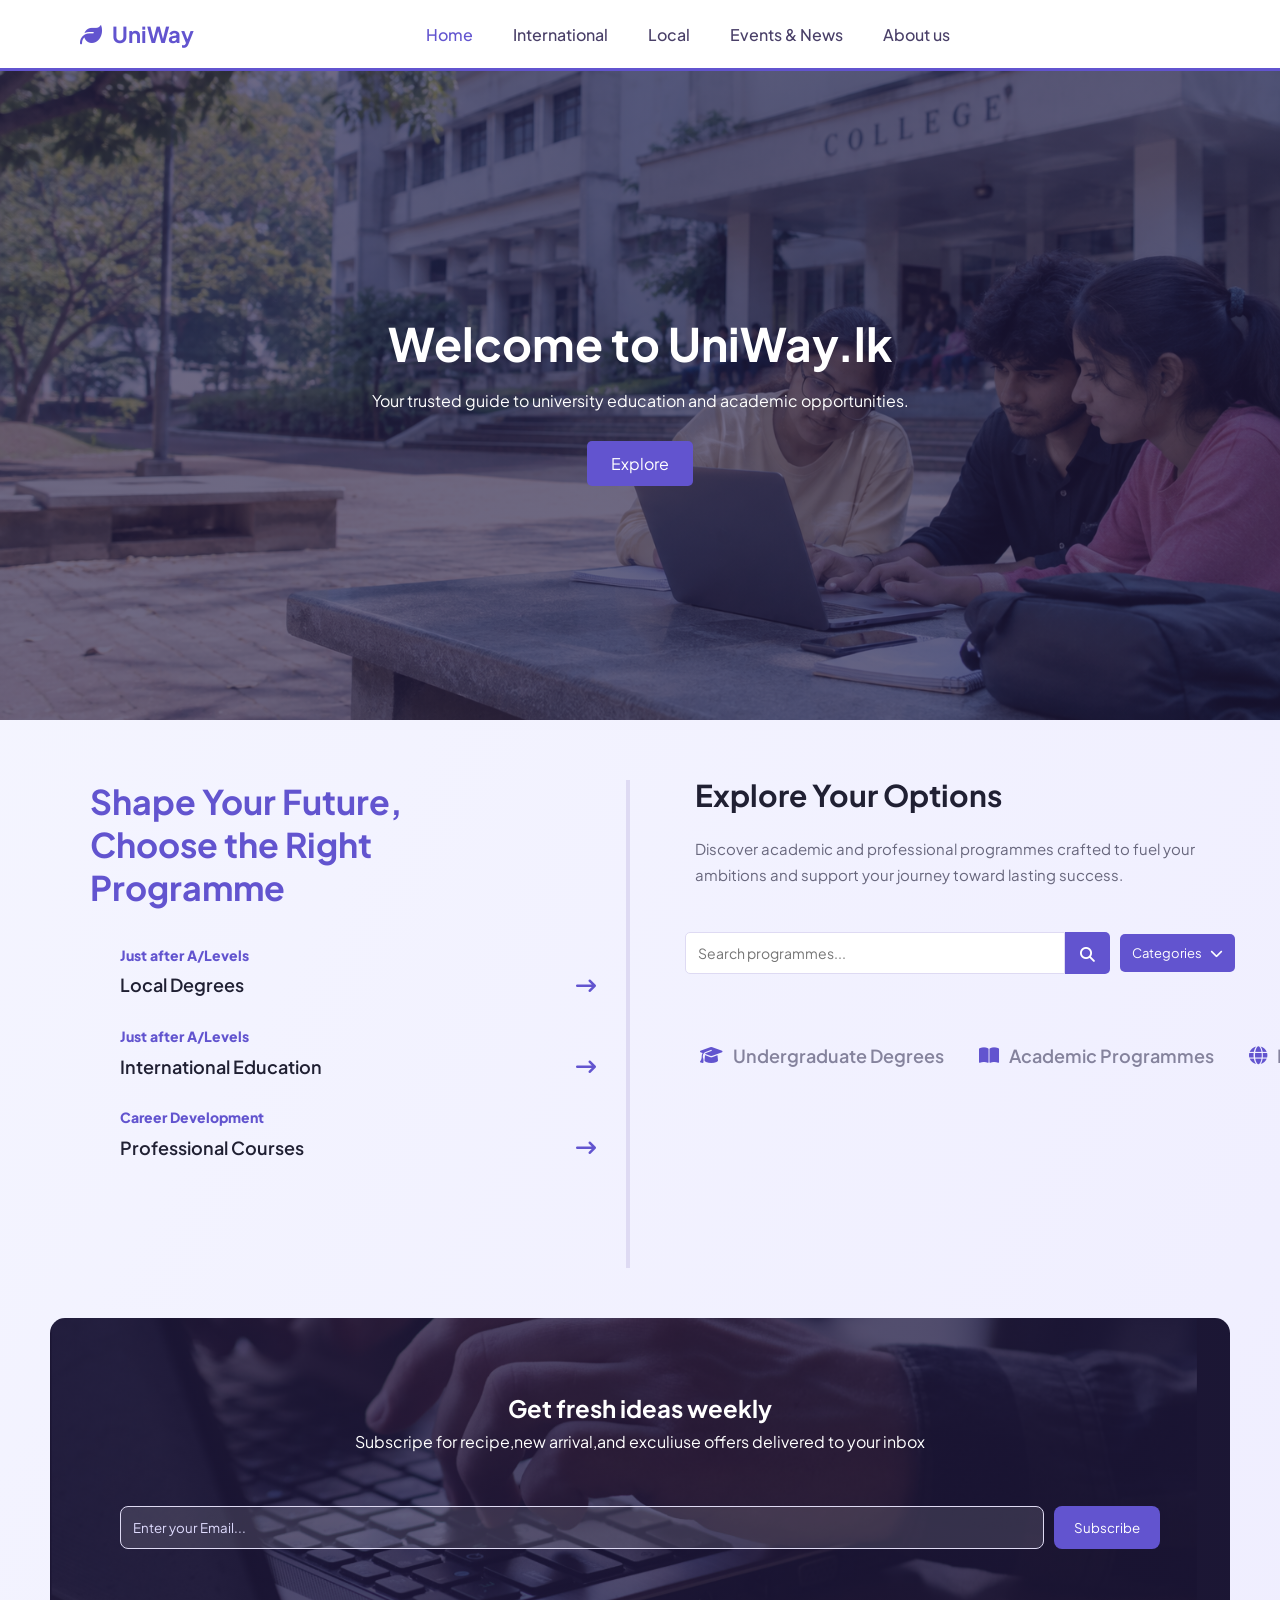
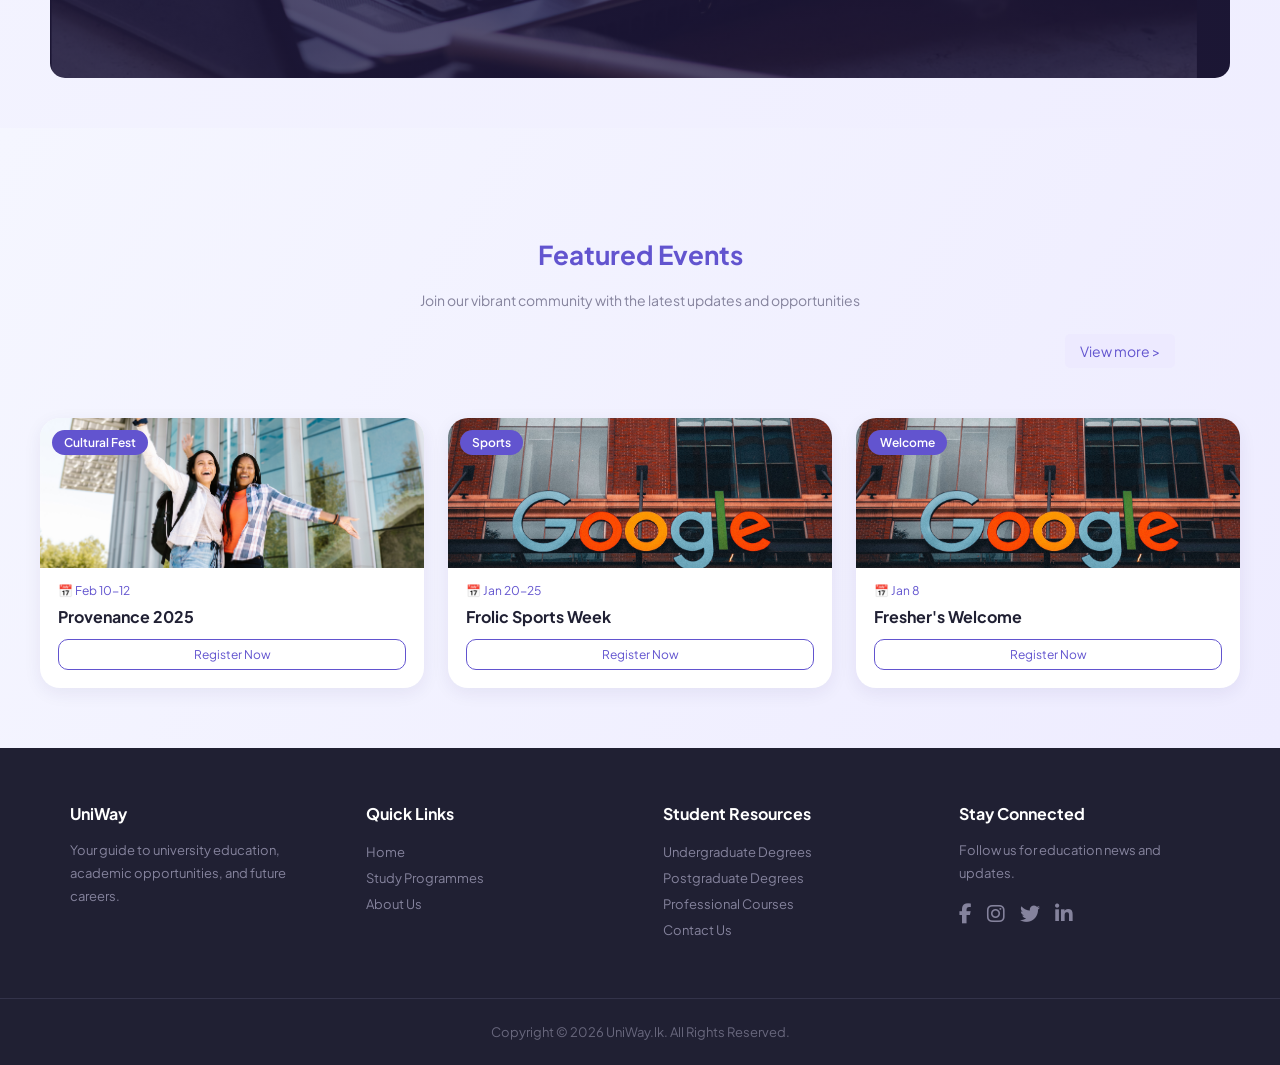
<file: index.html>
<!doctype html>
<html lang="en">
  <head>
    <meta charset="UTF-8" />
    <meta name="viewport" content="width=device-width, initial-scale=1.0" />

    <title>UniWay.lk</title>

    <link rel="stylesheet" href="frontend/src/css/style.css" />

    <link
      rel="stylesheet"
      href="https://cdnjs.cloudflare.com/ajax/libs/font-awesome/6.5.1/css/all.min.css"
    />
  </head>

  <body>
    <!-- HERO SECTION -->
    <section class="hero">
      <!-- NAVBAR -->

      <nav class="navbar">
        <div class="logo"><i class="fa-solid fa-leaf"></i> UniWay</div>

        <ul class="nav-links" id="myTopnav">
          <li><a href="index.html" class="active">Home</a></li>
          <li><a href="#">International</a></li>
          <li><a href="frontend/src/link/local.html">Local</a></li>
          <li><a href="frontend/src/link/event.html">Events & News</a></li>
          <li><a href="frontend/src/link/about.html">About us</a></li>
        </ul>

        <div class="nav-icons">
          <i class="fa-solid fa-search"></i>
        </div>

        <button
          class="menu-icon"
          type="button"
          onclick="toggleMenu()"
          aria-label="Toggle navigation"
        >
          <i class="fa-solid fa-bars"></i>
        </button>
      </nav>

      <div class="hero-content">
        <h1>Welcome to UniWay.lk</h1>

        <p>
          Your trusted guide to university education and academic opportunities.
        </p>

        <a href="#features" class="explor-btn">Explore</a>
      </div>
    </section>

    <!-- FEATURES SECTION -->
    <section class="features" id="features">
      <div class="row">
        <!-- LEFT COLUMN -->
        <div class="column">
          <div class="column-desc">
            <h1>
              Shape Your Future,<br />
              Choose the Right<br />
              Programme
            </h1>

            <div class="feature">
              <span>Just after A/Levels</span>

              <div class="line-content">
                <h3>Local Degrees</h3>
                <i class="fa-solid fa-arrow-right-long"></i>
              </div>

              <span>Just after A/Levels</span>

              <div class="line-content">
                <h3>International Education</h3>
                <i class="fa-solid fa-arrow-right-long"></i>
              </div>

              <span>Career Development</span>

              <div class="line-content">
                <h3>Professional Courses</h3>
                <i class="fa-solid fa-arrow-right-long"></i>
              </div>
            </div>
          </div>
        </div>

        <!-- RIGHT COLUMN -->
        <div class="column">
          <div class="right-desc">
            <h1>Explore Your Options</h1>

            <p>
              Discover academic and professional programmes crafted to fuel your
              ambitions and support your journey toward lasting success.
            </p>
          </div>

          <!-- SEARCH BAR AND DROPDOWN -->
          <div class="search-tools">
            <div class="search-container">
              <input
                type="text"
                id="searchInput"
                placeholder="Search programmes..."
                aria-label="Search programmes"
              />

              <button type="button" id="searchButton" aria-label="Search">
                <i class="fa-solid fa-magnifying-glass"></i>
              </button>
            </div>

            <div class="dropdown">
              <button
                class="dropbtn"
                id="dropdownButton"
                type="button"
                aria-expanded="false"
                aria-controls="myDropdown"
              >
                Categories
                <i class="fa-solid fa-chevron-down"></i>
              </button>

              <div class="dropdown-content" id="myDropdown">
                <a href="#" data-category="Undergraduate"> Undergraduate </a>

                <a href="#" data-category="Postgraduate"> Postgraduate </a>

                <a href="#" data-category="Professional">
                  Professional Courses
                </a>
              </div>
            </div>
          </div>

          <!-- SCROLLING ANIMATION -->
          <div class="marquee">
            <div class="marquee-track">
              <div class="marquee-group">
                <div class="item">
                  <i class="fa-solid fa-graduation-cap"></i>
                  Undergraduate Degrees
                </div>

                <div class="item">
                  <i class="fa-solid fa-book-open"></i>
                  Academic Programmes
                </div>

                <div class="item">
                  <i class="fa-solid fa-globe"></i>
                  International Education
                </div>

                <div class="item">
                  <i class="fa-solid fa-laptop"></i>
                  Professional Courses
                </div>
              </div>

              <!-- DUPLICATE FOR SEAMLESS ANIMATION -->
              <div class="marquee-group" aria-hidden="true">
                <div class="item">
                  <i class="fa-solid fa-graduation-cap"></i>
                  Undergraduate Degrees
                </div>

                <div class="item">
                  <i class="fa-solid fa-book-open"></i>
                  Academic Programmes
                </div>

                <div class="item">
                  <i class="fa-solid fa-globe"></i>
                  International Education
                </div>

                <div class="item">
                  <i class="fa-solid fa-laptop"></i>
                  Professional Courses
                </div>
              </div>
            </div>
          </div>
        </div>
      </div>
    </section>

    <!-- ABOUT -->
    <section class="about-section">
      <div class="about-container"></div>
    </section>

    <!-- CONTACT -->
    <section class="cta-section">
      <div class="cta-container">
        <div class="container" >
          <h2><b>Get fresh ideas weekly</b></h2>
          <p>
            Subscripe for recipe,new arrival,and exculiuse offers delivered to
            your inbox
          </p>
          <div class="cta-search-container">
            <input type="text" id="Email" placeholder="Enter your Email..." />
            <button class="subscribe">Subscribe</button>
          </div>
        </div>
      </div>
    </section>

    <section class="featured-events">
      <div class="event-container">
        <h2>Featured Events</h2>
        <span
          >Join our vibrant community with the latest updates and
          opportunities</span
        >
        <button
          class="view-more"
          onclick="window.location.href = 'frontend/src/link/event.html'"
        >
          View more >
        </button>
      </div>

      <div class="events-container">
        <!-- Event 1 -->
        <div class="event-card">
          <div class="event-image">
            <img src="frontend/asset/images/1.jpg" alt="Cultural Festival" />
            <span class="event-category">Cultural Fest</span>
          </div>

          <div class="event-details">
            <p class="event-date">📅 Feb 10-12</p>
            <h3>Provenance 2025</h3>
            <a href="#" class="register-btn">Register Now</a>
          </div>
        </div>

        <!-- Event 2 -->
        <div class="event-card">
          <div class="event-image">
            <img src="frontend/asset/images/2.jpg" alt="Sports Event" />
            <span class="event-category">Sports</span>
          </div>

          <div class="event-details">
            <p class="event-date">📅 Jan 20-25</p>
            <h3>Frolic Sports Week</h3>
            <a href="#" class="register-btn">Register Now</a>
          </div>
        </div>

        <!-- Event 3 -->
        <div class="event-card">
          <div class="event-image">
            <img src="frontend/asset/images/2.jpg" alt="Freshers Welcome" />
            <span class="event-category">Welcome</span>
          </div>

          <div class="event-details">
            <p class="event-date">📅 Jan 8</p>
            <h3>Fresher's Welcome</h3>
            <a href="#" class="register-btn">Register Now</a>
          </div>
        </div>
      </div>
    </section>

    <!-- FOOTER -->
    <footer>
      <div class="footer">
        <div class="footer-about">
          <h2>UniWay</h2>

          <p>
            Your guide to university education, academic opportunities, and
            future careers.
          </p>
        </div>

        <div>
          <h2>Quick Links</h2>

          <ul>
            <li><a href="#">Home</a></li>
            <li><a href="#">Study Programmes</a></li>
            <li><a href="#">About Us</a></li>
          </ul>
        </div>

        <div>
          <h2>Student Resources</h2>

          <ul>
            <li><a href="#">Undergraduate Degrees</a></li>
            <li><a href="#">Postgraduate Degrees</a></li>
            <li><a href="#">Professional Courses</a></li>
            <li><a href="#">Contact Us</a></li>
          </ul>
        </div>

        <div>
          <h2>Stay Connected</h2>

          <p>Follow us for education news and updates.</p>

          <div class="social-icons">
            <a href="#" aria-label="Facebook">
              <i class="fab fa-facebook-f"></i>
            </a>

            <a href="#" aria-label="Instagram">
              <i class="fab fa-instagram"></i>
            </a>

            <a href="#" aria-label="Twitter">
              <i class="fab fa-twitter"></i>
            </a>

            <a href="#" aria-label="LinkedIn">
              <i class="fab fa-linkedin-in"></i>
            </a>
          </div>
        </div>
      </div>

      <div class="footer-bottom">
        Copyright &copy; 2026 UniWay.lk. All Rights Reserved.
      </div>
    </footer>

    <script src="frontend/src/js/script.js"></script>
  </body>
</html>
</file>
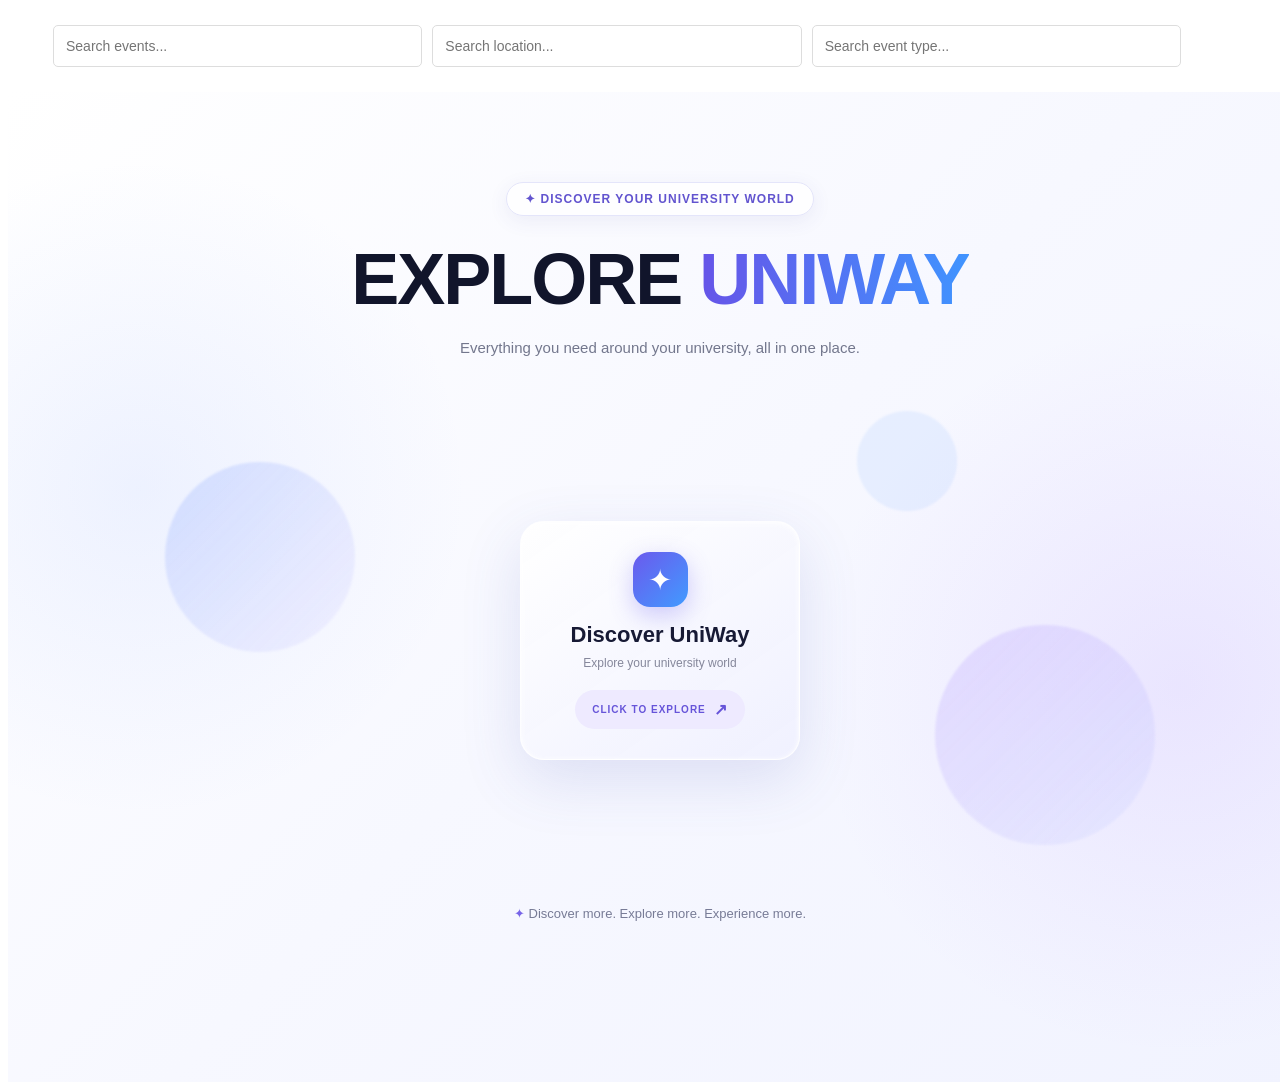
<file: prototype/preview.html>
<!DOCTYPE html>
<html>
<head>
    <meta charset="utf-8">
    <meta name="viewport" content="width=device-width, initial-scale=1">
    <title></title>
</head>
<style>
/* =================================
   UNIWAY EXPLORE SECTION
================================= */

.uniway-explore {
    position: relative;
    width: 100%;
    min-height: 850px;
    padding: 90px 20px 50px;
    overflow: hidden;

    background:
        radial-gradient(
            circle at 10% 40%,
            rgba(112, 151, 255, 0.10),
            transparent 25%
        ),
        radial-gradient(
            circle at 90% 60%,
            rgba(161, 111, 255, 0.12),
            transparent 28%
        ),
        linear-gradient(
            135deg,
            #ffffff,
            #f7f8ff,
            #f1f3ff
        );

    font-family: 'Poppins', sans-serif;
}

/* Heading */

.explore-heading {
    position: relative;
    z-index: 5;
    text-align: center;
    margin-bottom: 25px;
}

.explore-tag {
    display: inline-block;
    padding: 9px 18px;
    border-radius: 30px;

    background: rgba(255, 255, 255, 0.85);
    border: 1px solid #e4e5fa;

    color: #6254cf;
    font-size: 12px;
    font-weight: 700;
    letter-spacing: 1px;

    box-shadow: 0 5px 20px rgba(70, 70, 150, 0.08);
}

.explore-heading h2 {
    margin: 22px 0 10px;

    font-size: clamp(38px, 6vw, 72px);
    font-weight: 900;
    letter-spacing: -2px;

    color: #11152b;
}

.explore-heading h2 span {
    background: linear-gradient(
        90deg,
        #6654e8,
        #4094ff
    );

    -webkit-background-clip: text;
    background-clip: text;
    color: transparent;
}

.explore-heading p {
    color: #73778d;
    font-size: 15px;
    line-height: 1.7;
}

/* =================================
   INTERACTIVE STAGE
================================= */

.explore-stage {
    position: relative;

    width: 100%;
    max-width: 1100px;
    height: 510px;

    margin: 0 auto;

    display: flex;
    align-items: center;
    justify-content: center;
}

/* Background glowing circles */

.glow {
    position: absolute;
    border-radius: 50%;
    filter: blur(1px);
    pointer-events: none;
}

.glow-one {
    width: 190px;
    height: 190px;

    left: 5%;
    top: 15%;

    background: linear-gradient(
        135deg,
        rgba(78, 126, 255, 0.18),
        rgba(139, 93, 255, 0.05)
    );
}

.glow-two {
    width: 220px;
    height: 220px;

    right: 5%;
    bottom: 10%;

    background: linear-gradient(
        135deg,
        rgba(145, 99, 255, 0.17),
        rgba(70, 143, 255, 0.05)
    );
}

.glow-three {
    width: 100px;
    height: 100px;

    right: 23%;
    top: 5%;

    background: rgba(91, 157, 255, 0.10);
}

/* =================================
   CENTRAL RECTANGLE
================================= */

.explore-center {
    position: relative;
    z-index: 10;

    width: 280px;
    min-height: 220px;

    padding: 30px 20px;

    border: 1px solid rgba(255, 255, 255, 0.9);
    border-radius: 24px;

    background: linear-gradient(
        145deg,
        rgba(255, 255, 255, 0.97),
        rgba(239, 240, 255, 0.95)
    );

    box-shadow:
        0 20px 60px rgba(77, 84, 180, 0.15),
        inset 0 1px 5px white;

    cursor: pointer;
    font-family: inherit;
    text-align: center;

    transition:
        transform 0.35s ease,
        box-shadow 0.35s ease;
}

.explore-center:hover {
    transform: translateY(-7px);

    box-shadow:
        0 25px 70px rgba(92, 77, 210, 0.24);
}

.center-symbol {
    width: 55px;
    height: 55px;

    margin: 0 auto 15px;

    display: flex;
    align-items: center;
    justify-content: center;

    border-radius: 17px;

    background: linear-gradient(
        135deg,
        #6b59ed,
        #419bff
    );

    color: white;
    font-size: 29px;

    box-shadow: 0 8px 25px rgba(103, 91, 238, 0.3);
}

.explore-center h3 {
    margin: 0 0 8px;
    font-size: 22px;
    color: #171a35;
}

.explore-center p {
    margin: 0 0 20px;
    font-size: 12px;
    color: #85879b;
}

.center-action {
    display: inline-flex;
    align-items: center;
    gap: 8px;

    padding: 10px 17px;
    border-radius: 30px;

    background: #eeeaff;
    color: #6654d9;

    font-size: 10px;
    font-weight: 800;
    letter-spacing: 1px;
}

.arrow {
    font-size: 16px;
}

/* =================================
   FEATURE CARDS
================================= */

.feature-card {
    position: absolute;
    z-index: 4;

    width: 225px;
    min-height: 135px;

    padding: 18px;

    text-decoration: none;
    color: #20233e;

    background: rgba(255, 255, 255, 0.88);

    border: 1px solid rgba(255, 255, 255, 0.95);
    border-radius: 17px;

    box-shadow: 0 12px 35px rgba(63, 76, 155, 0.10);

    backdrop-filter: blur(15px);
    -webkit-backdrop-filter: blur(15px);

    opacity: 0;
    visibility: hidden;

    transform: scale(0.5) translateY(30px);

    pointer-events: none;

    transition:
        opacity 0.45s ease,
        transform 0.55s cubic-bezier(.2,.8,.2,1),
        visibility 0.45s;
}

.feature-card:hover {
    transform: translateY(-8px) scale(1.04) !important;

    box-shadow: 0 18px 40px rgba(84, 74, 194, 0.20);

    border-color: #c9c4ff;
}

.feature-icon {
    width: 38px;
    height: 38px;

    display: flex;
    align-items: center;
    justify-content: center;

    border-radius: 11px;

    background: #f0eeff;

    font-size: 21px;
}

.feature-card h3 {
    font-size: 14px;
    margin: 10px 0 5px;
    font-weight: 700;
}

.feature-card p {
    font-size: 11px;
    line-height: 1.5;
    margin: 0;
    color: #85879b;
}

/* Feature card positions */

.card-one {
    top: 5%;
    left: 7%;
}

.card-two {
    top: 2%;
    left: 50%;
    margin-left: -112px;
}

.card-three {
    top: 5%;
    right: 7%;
}

.card-four {
    bottom: 5%;
    left: 7%;
}

.card-five {
    bottom: 2%;
    left: 50%;
    margin-left: -112px;
}

.card-six {
    bottom: 5%;
    right: 7%;
}

/* =================================
   OPEN ANIMATION
================================= */

.explore-stage.active .feature-card {
    opacity: 1;
    visibility: visible;
    transform: scale(1) translateY(0);
    pointer-events: auto;
}

.explore-stage.active .card-one {
    transition-delay: 0.05s;
}

.explore-stage.active .card-two {
    transition-delay: 0.12s;
}

.explore-stage.active .card-three {
    transition-delay: 0.19s;
}

.explore-stage.active .card-four {
    transition-delay: 0.26s;
}

.explore-stage.active .card-five {
    transition-delay: 0.33s;
}

.explore-stage.active .card-six {
    transition-delay: 0.40s;
}

.explore-stage.active .explore-center {
    transform: scale(0.92);
}

/* Footer */

.explore-footer {
    text-align: center;
    margin-top: 10px;

    color: #777b96;
    font-size: 13px;
}

.explore-footer span {
    color: #7764e8;
}

/* =================================
   MOBILE RESPONSIVENESS
================================= */

@media (max-width: 768px) {

    .uniway-explore {
        padding: 65px 15px 40px;
        min-height: auto;
    }

    .explore-heading h2 {
        font-size: 42px;
    }

    .explore-heading p {
        font-size: 13px;
    }

    .explore-stage {
        height: auto;
        min-height: 280px;

        display: flex;
        flex-direction: column;

        gap: 15px;
        padding: 20px 0;
    }

    .explore-center {
        width: min(280px, 100%);
        min-height: 210px;
        flex-shrink: 0;
    }

    .feature-card {
        position: relative;

        top: auto;
        left: auto;
        right: auto;
        bottom: auto;

        margin: 0;

        width: 100%;
        max-width: 340px;
        min-height: 110px;

        display: block;

        transform: translateY(20px) scale(0.95);
    }

    .explore-stage.active .feature-card {
        transform: translateY(0) scale(1);
    }

    .explore-stage.active .explore-center {
        transform: scale(1);
    }

    .glow {
        opacity: 0.5;
    }

    .explore-footer {
        font-size: 11px;
        padding-top: 15px;
    }
}

@media (max-width: 768px) {
    .explore-center {
        order: -1;
    }

    .feature-card {
        order: 1;
    }
}
/* =============================
   SEARCH SECTION
============================= */
.search-section {
    margin-top: 50px;
    position: relative;
    z-index: 2;
    margin: 25px 45px;
}

.search-content {
    display: flex;
    align-items: stretch;
    gap: 10px;
    width: 100%;
}

.search-content input[type="text"] {
    flex: 1;
    min-width: 0;
    padding: 12px;
    font-size: 14px;
    border: 1px solid #ddd;
    border-radius: 5px;
    outline: none;
    background: var(--white-clr);
}

.search-content input[type="text"]:focus {
    border-color: var(--purple-clr);
}

.search-content button {
    flex-shrink: 0;
    padding: 12px 18px;
    background: var(--purple-clr);
    color:  var(--white-clr);
    border: none;
    border-radius: 5px;
    cursor: pointer;
}

</style>
<body>
    <!-- SEARCH SECTION -->
    <section class="search-section">
      <div class="search-content">
        <input type="text" id="searchBtn" placeholder="Search events..." />

        <input type="text" id="searchBtn" placeholder="Search location..." />

        <input type="text" id="searchBtn" placeholder="Search event type..." />

        <button type="button" id="searchBtn">
          <i class="fa-solid fa-search"></i>
        </button>
      </div>
    </section>

<section class="uniway-explore" id="explore">

    <div class="explore-heading">
        <span class="explore-tag">✦ DISCOVER YOUR UNIVERSITY WORLD</span>

        <h2>
            EXPLORE <span>UNIWAY</span>
        </h2>

        <p>
            Everything you need around your university,
            all in one place.
        </p>
    </div>

    <div class="explore-stage" id="exploreStage">

        <!-- Background decorations -->
        <div class="glow glow-one"></div>
        <div class="glow glow-two"></div>
        <div class="glow glow-three"></div>

        <!-- Feature cards -->

        <a href="boarding.html" class="feature-card card-one">
            <div class="feature-icon">🏠</div>
            <h3>Boarding & Accommodation</h3>
            <p>Find student rooms and affordable places to stay.</p>
        </a>

        <a href="food.html" class="feature-card card-two">
            <div class="feature-icon">🍔</div>
            <h3>Food & Restaurants</h3>
            <p>Discover affordable meals and restaurants.</p>
        </a>

        <a href="transport.html" class="feature-card card-three">
            <div class="feature-icon">🚌</div>
            <h3>Transport & Routes</h3>
            <p>Explore buses, routes and travel options.</p>
        </a>

        <a href="shops.html" class="feature-card card-four">
            <div class="feature-icon">🛍️</div>
            <h3>Shops & Essentials</h3>
            <p>Find shops and everyday necessities.</p>
        </a>

        <a href="maps.html" class="feature-card card-five">
            <div class="feature-icon">📍</div>
            <h3>Maps & Navigation</h3>
            <p>Locate important places around campus.</p>
        </a>

        <a href="university-life.html" class="feature-card card-six">
            <div class="feature-icon">🎓</div>
            <h3>University Life</h3>
            <p>Discover facilities and student services.</p>
        </a>

        <!-- Central clickable rectangle -->

        <button class="explore-center" id="exploreToggle"
                type="button"
                aria-expanded="false"
                aria-controls="exploreStage">

            <div class="center-symbol">✦</div>

            <h3>Discover UniWay</h3>

            <p>Explore your university world</p>

            <span class="center-action">
                CLICK TO EXPLORE
                <span class="arrow">↗</span>
            </span>

        </button>

    </div>

    <div class="explore-footer">
        <span>✦</span>
        Discover more. Explore more. Experience more.
    </div>

</section>
<script>
// =================================
// UNIWAY EXPLORE INTERACTION
// =================================

const exploreToggle = document.getElementById("exploreToggle");

const exploreStage = document.getElementById("exploreStage");

// Click central rectangle to show/hide feature cards

exploreToggle.addEventListener("click", function () {

    // Toggle active class
    exploreStage.classList.toggle("active");

    // Check whether section is open
    const isOpen = exploreStage.classList.contains("active");

    // Update accessibility state
    exploreToggle.setAttribute("aria-expanded", isOpen);

    // Update button text
    if (isOpen) {

        exploreToggle.querySelector("h3").textContent =
            "Explore UniWay";

        exploreToggle.querySelector(".center-action").innerHTML =
            'CLICK TO CLOSE <span class="arrow">↙</span>';

    } else {

        exploreToggle.querySelector("h3").textContent =
            "Discover UniWay";

        exploreToggle.querySelector(".center-action").innerHTML =
            'CLICK TO EXPLORE <span class="arrow">↗</span>';

    }

});    
</script>
</body>
</html>
</file>
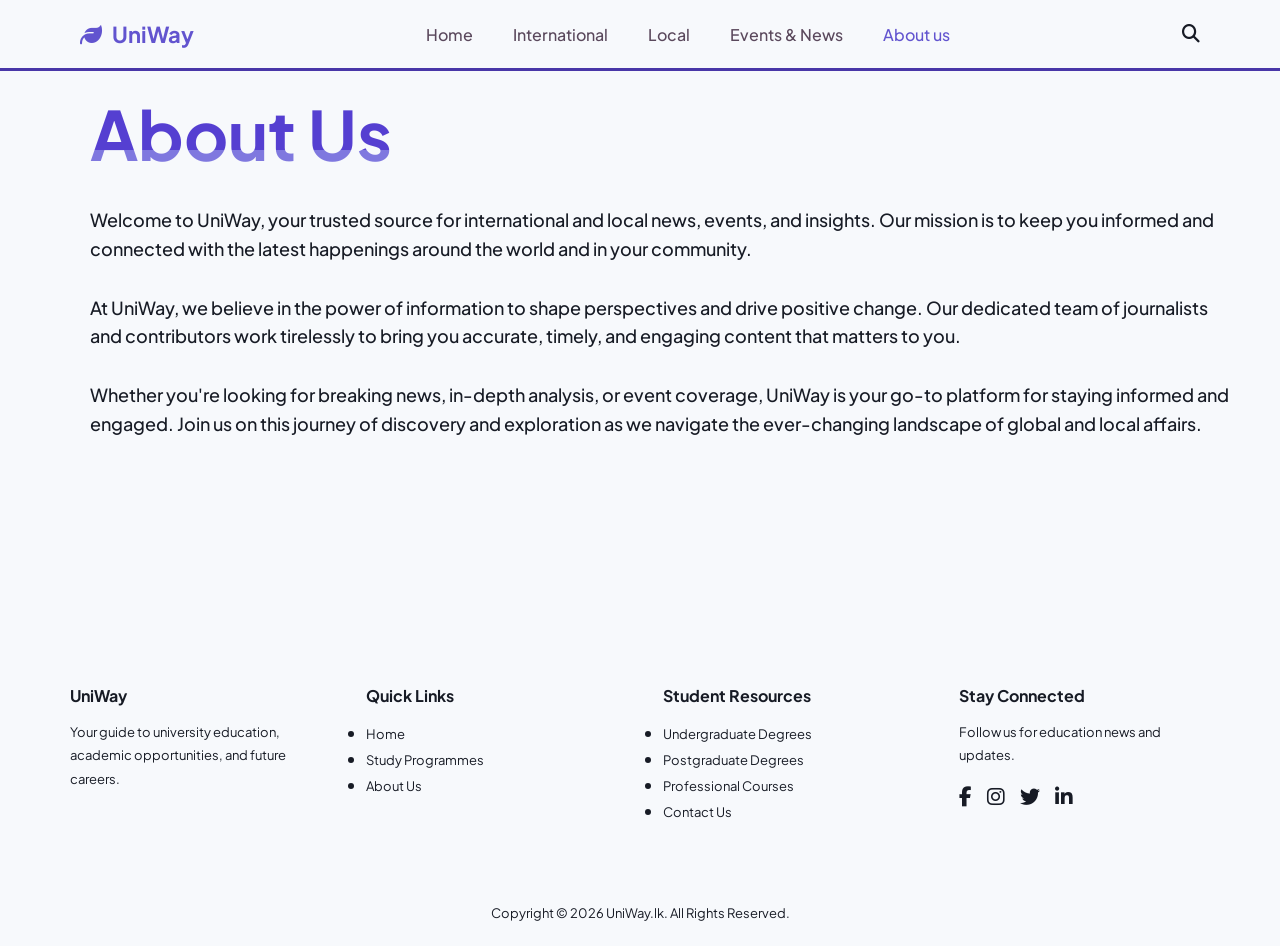
<file: frontend/src/link/about.html>
<!doctype html>
<html lang="en">
  <head>
    <meta charset="UTF-8" />
    <meta name="viewport" content="width=device-width, initial-scale=1.0" />
    <title>UniWay | Events</title>

    <link rel="preconnect" href="https://fonts.googleapis.com" />
    <link rel="preconnect" href="https://fonts.gstatic.com" crossorigin />

    <link
      href="https://fonts.googleapis.com/css2?family=Plus+Jakarta+Sans:wght@400;500;600;700;800&display=swap"
      rel="stylesheet"
    />

    <link rel="stylesheet" href="../../src/css/style-03.css" />

    <link
      rel="stylesheet"
      href="https://cdnjs.cloudflare.com/ajax/libs/font-awesome/6.5.1/css/all.min.css"
    />
  </head>

  <body>
    <!-- NAVBAR -->
    <nav class="navbar">
      <div class="logo"><i class="fa-solid fa-leaf"></i> UniWay</div>

      <ul class="nav-links" id="myTopnav">
        <li><a href="../../../index.html">Home</a></li>
        <li><a href="#">International</a></li>
        <li><a href="local.html">Local</a></li>
        <li><a href="event.html">Events & News</a></li>
        <li><a href="about.html" class="active">About us</a></li>
      </ul>

      <div class="nav-icons">
        <i class="fa-solid fa-search"></i>
      </div>

      <button
        class="menu-icon"
        type="button"
        onclick="toggleMenu()"
        aria-label="Toggle navigation"
      >
        <i class="fa-solid fa-bars"></i>
      </button>
    </nav>

    <section class="about-section">
      <div class="container">
        <h1>About Us</h1>
        <p>
          Welcome to UniWay, your trusted source for international and local
          news, events, and insights. Our mission is to keep you informed and
          connected with the latest happenings around the world and in your
          community.
        </p>
        <p>
          At UniWay, we believe in the power of information to shape
          perspectives and drive positive change. Our dedicated team of
          journalists and contributors work tirelessly to bring you accurate,
          timely, and engaging content that matters to you.
        </p>
        <p>
          Whether you're looking for breaking news, in-depth analysis, or event
          coverage, UniWay is your go-to platform for staying informed and
          engaged. Join us on this journey of discovery and exploration as we
          navigate the ever-changing landscape of global and local affairs.
        </p>
      </div>
    </section>

    <!-- FOOTER -->
    <footer>
      <div class="footer">
        <div class="footer-about">
          <h2>UniWay</h2>

          <p>
            Your guide to university education, academic opportunities, and
            future careers.
          </p>
        </div>

        <div>
          <h2>Quick Links</h2>

          <ul>
            <li><a href="#">Home</a></li>
            <li><a href="#">Study Programmes</a></li>
            <li><a href="#">About Us</a></li>
          </ul>
        </div>

        <div>
          <h2>Student Resources</h2>

          <ul>
            <li><a href="#">Undergraduate Degrees</a></li>
            <li><a href="#">Postgraduate Degrees</a></li>
            <li><a href="#">Professional Courses</a></li>
            <li><a href="#">Contact Us</a></li>
          </ul>
        </div>

        <div>
          <h2>Stay Connected</h2>

          <p>Follow us for education news and updates.</p>

          <div class="social-icons">
            <a href="#" aria-label="Facebook">
              <i class="fab fa-facebook-f"></i>
            </a>

            <a href="#" aria-label="Instagram">
              <i class="fab fa-instagram"></i>
            </a>

            <a href="#" aria-label="Twitter">
              <i class="fab fa-twitter"></i>
            </a>

            <a href="#" aria-label="LinkedIn">
              <i class="fab fa-linkedin-in"></i>
            </a>
          </div>
        </div>
      </div>

      <div class="footer-bottom">
        Copyright &copy; 2026 UniWay.lk. All Rights Reserved.
      </div>
    </footer>
  </body>
</html>
</file>
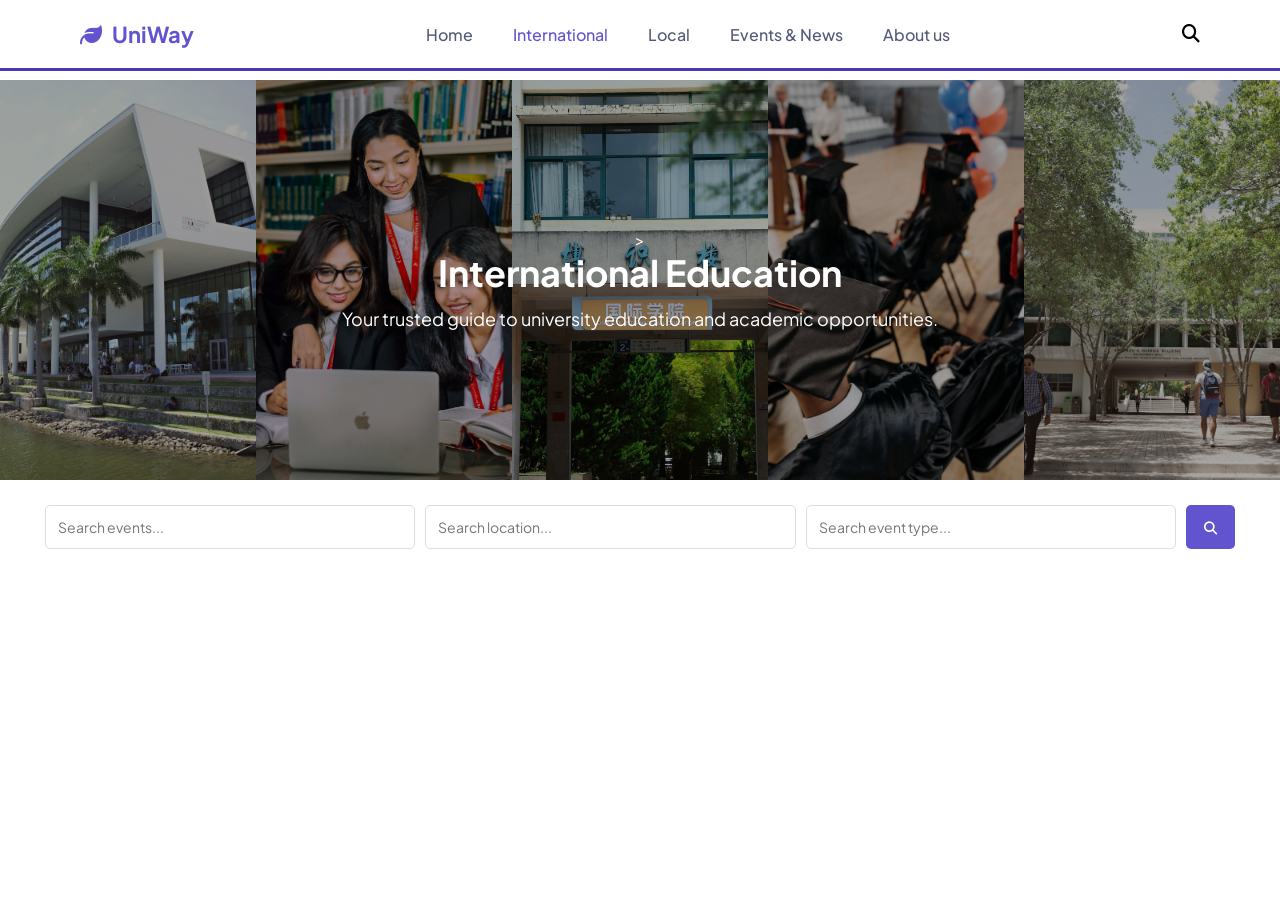
<file: frontend/src/link/international.html>
<!DOCTYPE html>
<html lang="en">
<head>
    <meta charset="UTF-8">
    <meta name="viewport" content="width=device-width, initial-scale=1.0">

    <title>UniWay.lk</title>

    <link rel="stylesheet" href="../../src/css/style-01.css">

    <link rel="stylesheet"
        href="https://cdnjs.cloudflare.com/ajax/libs/font-awesome/6.5.1/css/all.min.css">
</head>

<body>

    <!-- NAVBAR -->
    <nav class="navbar">

        <div class="logo">
            <i class="fa-solid fa-leaf"></i> UniWay
        </div>

        <ul class="nav-links" id="myTopnav">
            <li><a href="../../../index.html">Home</a></li>
            <li><a href="international.html" class="active">International</a></li>
            <li><a href="local.html">Local</a></li>
            <li><a href="event.html" >Events & News</a></li>
            <li><a href="#">About us</a></li>
        </ul>

        <div class="nav-icons">
            <i class="fa-solid fa-search"></i>
        </div>

        <button class="menu-icon"
                type="button"
                onclick="toggleMenu()"
                aria-label="Toggle navigation">
            <i class="fa-solid fa-bars"></i>
        </button>

    </nav>

    <!-- HERO SECTION -->

    <section class="event-hero">

        <div class="image-gallery">
            <img  class="img6">
            <img  class="img7">
            <img class="img8">
            <img class="img9">
            <img class="img10">
            
        </div>

        <div class="hero-container">
            <div class="hero-text">                                                       >
                <h1>International Education</h1>
                <p>
                    Your trusted guide to university education
                    and academic opportunities.
                </p>
            </div>
        </div>
    
        
    </section>
    
    <!-- SEARCH SECTION -->
    <section class="search-section">

        <div class="search-content">

            <input type="text" id="searchBtn"
                   placeholder="Search events...">

            <input type="text" id="searchBtn"
                   placeholder="Search location...">

            <input type="text" id="searchBtn"
                   placeholder="Search event type...">

            <button type="button" id="searchBtn">
                <i class="fa-solid fa-search"></i>
            </button>

        </div>
    </section>


    <script src="../js/script.js"></script>
</body>
</html>
</file>
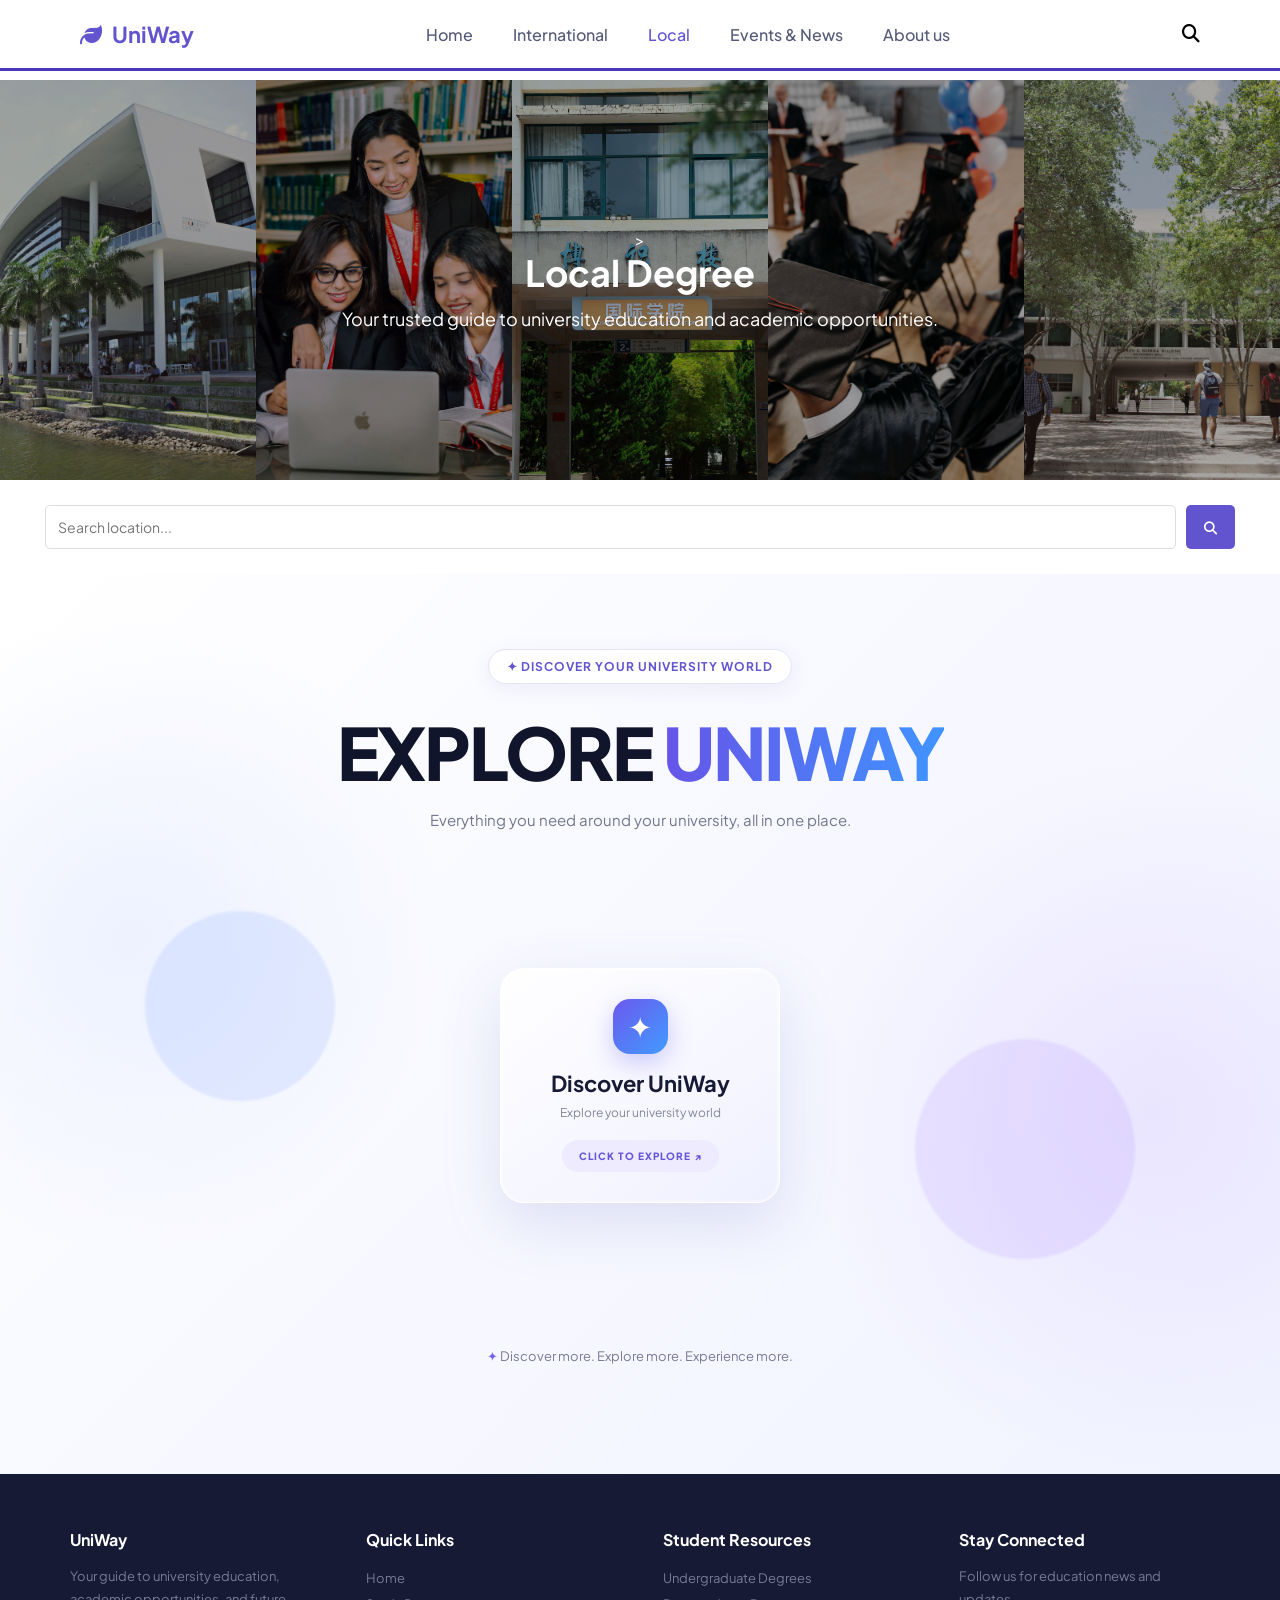
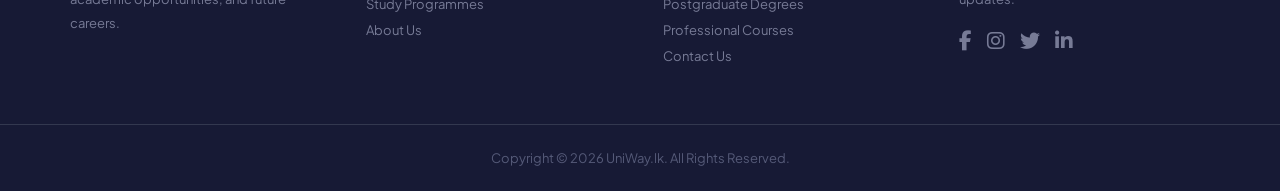
<file: frontend/src/link/local.html>
<!doctype html>
<html lang="en">
  <head>
    <meta charset="UTF-8" />
    <meta name="viewport" content="width=device-width, initial-scale=1.0" />

    <title>UniWay.lk</title>

    <link rel="stylesheet" href="../../src/css/style-01.css" />

    <link
      rel="stylesheet"
      href="https://cdnjs.cloudflare.com/ajax/libs/font-awesome/6.5.1/css/all.min.css"
    />
  </head>

  <body>
    <!-- NAVBAR -->
    <nav class="navbar">
      <div class="logo"><i class="fa-solid fa-leaf"></i> UniWay</div>

      <ul class="nav-links" id="myTopnav">
        <li><a href="../../../index.html">Home</a></li>
        <li><a href="international.html">International</a></li>
        <li><a href="local.html" class="active">Local</a></li>
        <li><a href="event.html">Events & News</a></li>
        <li><a href="#">About us</a></li>
      </ul>

      <div class="nav-icons">
        <i class="fa-solid fa-search"></i>
      </div>

      <button
        class="menu-icon"
        type="button"
        onclick="toggleMenu()"
        aria-label="Toggle navigation"
      >
        <i class="fa-solid fa-bars"></i>
      </button>
    </nav>

    <!-- HERO SECTION -->

    <section class="event-hero">
      <div class="image-gallery">
        <img class="img6" />
        <img class="img7" />
        <img class="img8" />
        <img class="img9" />
        <img class="img10" />
      </div>

      <div class="hero-container">
        <div class="hero-text">
          >
          <h1>Local Degree</h1>
          <p>
            Your trusted guide to university education and academic
            opportunities.
          </p>
        </div>
      </div>
    </section>

    <!-- SEARCH SECTION -->
    <section class="search-section">
      <div class="search-content">
        <input type="text" id="searchBtn" placeholder="Search location..." />

        <button type="button" id="searchBtn">
          <i class="fa-solid fa-search"></i>
        </button>
      </div>
    </section>

    <section class="uniway-explore">
      <!-- Page heading -->

      <div class="explore-heading">
        <span class="explore-tag"> ✦ DISCOVER YOUR UNIVERSITY WORLD </span>

        <h1>EXPLORE <span>UNIWAY</span></h1>

        <p>Everything you need around your university, all in one place.</p>
      </div>

      <div class="explore-container">
    

        <div class="glow glow-one"></div>
        <div class="glow glow-two"></div>

    

        <div id="homeArea">
          <button class="explore-center" id="exploreToggle">
            <div class="center-symbol">✦</div>

            <h2>Discover UniWay</h2>

            <p>Explore your university world</p>

            <span class="center-action"> CLICK TO EXPLORE ↗ </span>
          </button>
        </div>

    

        <div class="selection-area" id="selectionArea">
          <div class="selection-heading">
            <h2>What are you looking for?</h2>

            <p>Select one or more categories to explore.</p>
          </div>

          <div class="category-grid">
   

            <label class="category-card">
              <div class="category-top">
                <div class="category-icon">🏠</div>
                <input type="checkbox" value="boarding" />
              </div>

              <h3>Boarding & Accommodation</h3>

              <p>Find student rooms and affordable places to stay.</p>
            </label>

            <!-- Category 2 -->

            <label class="category-card">
              <div class="category-top">
                <div class="category-icon">🍔</div>
                <input type="checkbox" value="food" />
              </div>

              <h3>Food & Restaurants</h3>

              <p>Discover affordable meals, cafes and restaurants.</p>
            </label>

            <!-- Category 3 -->

            <label class="category-card">
              <div class="category-top">
                <div class="category-icon">🚌</div>
                <input type="checkbox" value="transport" />
              </div>

              <h3>Transport & Routes</h3>

              <p>Explore buses, routes and available travel options.</p>
            </label>

            <!-- Category 4 -->

            <label class="category-card">
              <div class="category-top">
                <div class="category-icon">🛍️</div>
                <input type="checkbox" value="shops" />
              </div>

              <h3>Shops & Essentials</h3>

              <p>Find shops and everyday necessities around campus.</p>
            </label>

            <!-- Category 5 -->

            <label class="category-card">
              <div class="category-top">
                <div class="category-icon">📍</div>
                <input type="checkbox" value="navigation" />
              </div>

              <h3>Maps & Navigation</h3>

              <p>Discover important places and useful campus locations.</p>
            </label>

            <!-- Category 6 -->

            <label class="category-card">
              <div class="category-top">
                <div class="category-icon">🎓</div>
                <input type="checkbox" value="university" />
              </div>

              <h3>University Life</h3>

              <p>Discover facilities and student services.</p>
            </label>
          </div>

          <!-- Selection buttons -->

          <div class="button-area">
            <button class="back-button" id="selectionBack">Back</button>

            <button class="main-button" id="proceedButton">Proceed →</button>
          </div>
        </div>

        <!-- STEP 3: Selected category results -->

        <div class="results-area" id="resultsArea">
          <div class="results-heading">
            <h2>Your Selected Categories</h2>

            <p>Here is what you can explore with UniWay.</p>
          </div>

          <!-- Selected information will appear here -->

          <div class="results-grid" id="resultsGrid"></div>

          <div class="button-area">
            <button class="back-button" id="resultsBack">
              ← Back to Categories
            </button>
          </div>
        </div>
      </div>

      <!-- Footer -->

      <div class="explore-footer">
        <span>✦</span>
        Discover more. Explore more. Experience more.
      </div>
    </section>

    <!-- FOOTER -->
    <footer>
      <div class="footer">
        <div class="footer-about">
          <h2>UniWay</h2>

          <p>
            Your guide to university education, academic opportunities, and
            future careers.
          </p>
        </div>

        <div>
          <h2>Quick Links</h2>

          <ul>
            <li><a href="#">Home</a></li>
            <li><a href="#">Study Programmes</a></li>
            <li><a href="#">About Us</a></li>
          </ul>
        </div>

        <div>
          <h2>Student Resources</h2>

          <ul>
            <li><a href="#">Undergraduate Degrees</a></li>
            <li><a href="#">Postgraduate Degrees</a></li>
            <li><a href="#">Professional Courses</a></li>
            <li><a href="#">Contact Us</a></li>
          </ul>
        </div>

        <div>
          <h2>Stay Connected</h2>

          <p>Follow us for education news and updates.</p>

          <div class="social-icons">
            <a href="#" aria-label="Facebook">
              <i class="fab fa-facebook-f"></i>
            </a>

            <a href="#" aria-label="Instagram">
              <i class="fab fa-instagram"></i>
            </a>

            <a href="#" aria-label="Twitter">
              <i class="fab fa-twitter"></i>
            </a>

            <a href="#" aria-label="LinkedIn">
              <i class="fab fa-linkedin-in"></i>
            </a>
          </div>
        </div>
      </div>

      <div class="footer-bottom">
        Copyright &copy; 2026 UniWay.lk. All Rights Reserved.
      </div>
    </footer>

    <script src="../js/script.js"></script>
  </body>
</html>
</file>
<file: frontend/src/css/style.css>
/* =============================
   GOOGLE FONT
============================= */

@import url('https://fonts.googleapis.com/css2?family=Plus+Jakarta+Sans:wght@200;400;500;600;700&display=swap');


/* =============================
   ROOT VARIABLES
============================= */

:root {
    --nav-logo-clr: #6254cf;
    --nav-link-clr: #493f68;
    --dark-purple-clr: #4939a8;
    --purple-clr: #6254cf;
    --light-purple-clr: #8175ed;
    --darkest-purple-clr: #252044;

    --red-clr: #de1212;
    --blue-clr: #6254cf;
    --blue-light-clr: #8175ed;

    --light-pink-clr: #edeaff;

    --white-clr: #ffffff;
    --black-clr: #202033;
    --black-light-clr: #363737d9;
    --gray-clr: #f5f4ff;
    --gray-light-clr: #68677d;
    --dark-gray-clr: #33334a;

    --border-clr: #dedaf3;
    --text-clr: #85839d;

    --light-blue-clr: linear-gradient(120deg, #f5f6ff, #eeecff);

    --active-green-clr-light--: #6254cf;
    --dropdown-clr: #6254cf;
    --active-dropdown-clr: #4939a8;
}


/* =============================
   GLOBAL RESET
============================= */

* {
    margin: 0;
    padding: 0;
    box-sizing: border-box;
    font-family: "Plus Jakarta Sans", sans-serif;
}

body {
    overflow-x: hidden;
    background: var(--light-blue-clr);
}

ul {
    list-style: none;
}


/* =============================
   NAVBAR
============================= */

.navbar {
    display: flex;
    justify-content: space-between;
    align-items: center;
    position: fixed;
    top: 0;
    left: 0;
    width: 100%;
    padding: 20px 80px;
    background: var(--white-clr);
    border-bottom: 3px solid var(--purple-clr);
    z-index: 1000;
}

.logo {
    font-size: 22px;
    font-weight: 700;
    color: var(--purple-clr);
    white-space: nowrap;
}

.logo i {
    margin-right: 6px;
}

.nav-links {
    display: flex;
    align-items: center;
    gap: 40px;
    list-style: none;
}

.nav-links a {
    display: block;
    text-decoration: none;
    color: var(--nav-link-clr);
    font-weight: 500;
    transition: color 0.3s ease;
}

.nav-links a:hover,
.nav-links a.active {
    color: var(--purple-clr);
}

.nav-icons {
    display: flex;
    gap: 20px;
    font-size: 18px;
    cursor: pointer;
}

.nav-icons i:hover {
    color: var(--purple-clr);
}

.menu-icon {
    display: none;
    background: transparent;
    border: none;
    font-size: 22px;
    cursor: pointer;
}


/* =============================
   HERO SECTION
============================= */

.hero {
    display: flex;
    justify-content: center;
    align-items: center;
    min-height: 80vh;
    padding: 120px 20px 40px;

    background:
        linear-gradient(rgba(32, 25, 65, 0.65),
            rgba(32, 25, 65, 0.65)),
        url("../../asset/images/hero.png") no-repeat center center / cover;

    text-align: center;
    color: var(--white-clr);
}

.hero-content h1 {
    font-size: clamp(28px, 4vw, 46px);
    margin-bottom: 15px;
}

.hero-content p {
    font-size: 16px;
    line-height: 1.8;
}

.explor-btn {
    display: inline-block;
    margin-top: 25px;
    padding: 12px 24px;
    background-color: var(--purple-clr);
    color: var(--white-clr);
    text-decoration: none;
    border-radius: 5px;
    transition: background-color 0.3s ease;
}

.explor-btn:hover {
    background-color: var(--dark-purple-clr);
}


/* =============================
   FEATURES SECTION
============================= */

.row {
    display: flex;
    align-items: stretch;
    width: 100%;
}

.column {
    width: 50%;
    min-width: 0;
    padding: 10px;
}

.column-desc {
    height: 100%;
    border-right: 4px solid var(--border-clr);
    padding-bottom: 30px;
}

.column h1 {
    color: var(--purple-clr);
    font-size: 34px;
    font-weight: 700;
    margin: 50px 20px 20px 80px;
}

.feature {
    margin: 35px 30px 20px 60px;
    line-height: 1.6;
    padding: 20px 0 20px auto;
}

.feature span {
    display: block;
    color: var(--purple-clr);
    margin: 0px auto 5px 50px;
    font-size: 14px;
    font-weight: 900;
}

.line-content {
    display: flex;
    justify-content: space-between;
    align-items: center;
    gap: 12px;
    margin: 0px auto 25px 50px;
}

.line-content h3 {
    font-size: 18px;
    font-weight: 600;
    color: var(--black-clr);
}

.line-content i {
    font-size: 20px;
    color: var(--purple-clr);
}


/* =============================
   RIGHT COLUMN
============================= */

.right-desc {
    margin: 40px 35px 25px 45px;
    line-height: 1.7;
}

.right-desc h1 {
    margin: 0 0 15px;
    font-size: 30px;
    color: var(--black-clr);
}

.right-desc p {
    font-size: 15px;
    color: var(--gray-light-clr);
}


/* =============================
   SEARCH + DROPDOWN
============================= */

.search-tools {
    display: flex;
    align-items: center;
    gap: 10px;
    width: auto;
    margin: 45px 35px 0;
}

.search-container {
    display: flex;
    align-items: stretch;
    flex: 1;
    min-width: 0;
    margin: 0;
    float: none;
}

.search-container input[type="text"] {
    flex: 1;
    min-width: 0;
    width: 100%;
    padding: 11px 12px;
    margin: 0;
    font-size: 14px;
    border: 1px solid #dedaf3;
    border-radius: 5px 0 0 5px;
    outline: none;
    background: var(--white-clr);
}

.search-container input[type="text"]:focus {
    border-color: var(--purple-clr);
}

.search-container button {
    flex-shrink: 0;
    padding: 11px 15px;
    margin: 0;
    float: none;
    background: var(--purple-clr);
    color: var(--white-clr);
    font-size: 15px;
    border: none;
    border-radius: 0 5px 5px 0;
    cursor: pointer;
}

.search-container button:hover {
    background: var(--dark-purple-clr);
}

.dropdown {
    position: relative;
    display: inline-block;
    flex-shrink: 0;
}

.dropbtn {
    display: flex;
    align-items: center;
    gap: 8px;
    padding: 11px 12px;
    background-color: var(--dropdown-clr);
    color: var(--white-clr);
    font-size: 13px;
    border: none;
    border-radius: 5px;
    white-space: nowrap;
    cursor: pointer;
}

.dropbtn:hover,
.dropbtn:focus {
    background-color: var(--active-dropdown-clr);
}

.dropdown-content {
    display: none;
    position: absolute;
    top: calc(100% + 5px);
    right: 0;
    min-width: 180px;
    background-color: var(--white-clr);
    box-shadow: 0 5px 18px rgba(45, 35, 100, 0.15);
    border-radius: 5px;
    overflow: hidden;
    z-index: 100;
}

.dropdown-content.show {
    display: block;
}

.dropdown-content a {
    display: block;
    padding: 12px 16px;
    color: var(--dark-purple-clr);
    font-size: 14px;
    text-decoration: none;
}

.dropdown-content a:hover {
    background-color: var(--light-pink-clr);
    color: var(--purple-clr);
}


/* =============================
   MARQUEE ANIMATION
============================= */

.marquee {
    width: 100%;
    margin: 45px auto auto 50px;
    overflow: hidden;
    padding: 25px 0;
}

.marquee-track {
    display: flex;
    width: max-content;
    animation: scroll-left 22s linear infinite;
}

.marquee-group {
    display: flex;
    flex-shrink: 0;
    align-items: center;
    gap: 35px;
    padding-right: 35px;
}

.item {
    display: flex;
    align-items: center;
    gap: 10px;
    color: var(--text-clr);
    font-size: 18px;
    font-weight: 600;
    white-space: nowrap;
}

.item i {
    color: var(--purple-clr);
}

.marquee:hover .marquee-track {
    animation-play-state: paused;
}

@keyframes scroll-left {
    from {
        transform: translateX(0);
    }

    to {
        transform: translateX(-50%);
    }
}





/* =============================
   CONTACT
============================= */

.cta-section {
    padding: 50px;
}

.cta-container {
    margin: 40px auto auto auto;
    padding: 70px;
    min-height: 40vh;
    border-radius: 15px;

    background:
        linear-gradient(rgba(32, 25, 65, 0.75), rgba(32, 25, 65, 0.75)),
        url("../../asset/images/pc-type.jpg") center/cover no-repeat;

    color: var(--white-clr);
}

.container {
    text-align: center;
    line-height: 1.7;
}

.cta-search-container {
    display: flex;
    flex-wrap: wrap;
    gap: 10px;
    justify-content: center;
    margin-top: 50px;
}

.cta-search-container p {
    line-height: 1.8;
    margin-bottom: 15px;
}

.cta-search-container input {
    padding: 12px;
    border-radius: 8px;
    border: 1px solid #dedaf3;
    flex: 1;
    min-width: 200px;
    background: rgba(255, 255, 255, 0.12);
    color: var(--white-clr);
}

.cta-search-container input::placeholder {
    color: #e0dcff;
}

.cta-search-container button {
    padding: 12px 20px;
    border-radius: 8px;
    border: none;
    background: var(--purple-clr);
    color: var(--white-clr);
    cursor: pointer;
}

.cta-search-container button:hover {
    background: var(--dark-purple-clr);
}


/* =============================
   EVENT & NEWS
============================= */

/* Featured Events Section */

.featured-events {
    width: 100%;
    padding: 60px 25px;
    background: var(--light-blue-clr);
    box-sizing: border-box;
}

.event-container {
    margin: 50px 70px 50px 70px;
}

.event-container h2 {
    margin: 50px 10px 20px;
    text-align: center;
    font-size: 26px;
    color: var(--purple-clr);
}

.event-container span {
    display: block;
    margin: 0px auto 25px auto;
    text-align: center;
    font-size: 14px;
    color: var(--text-clr);
}

.view-more {
    display: block;
    margin: 0px 10px 25px auto;
    text-align: right;
    font-size: 14px;
    border: none;
    padding: 8px 15px;
    border-radius: 5px;
    cursor: pointer;
    background: var(--light-pink-clr);
    color: var(--purple-clr);
}

/* Three-column grid */

.events-container {
    max-width: 1200px;
    margin: auto;
    display: grid;
    grid-template-columns: repeat(3, 1fr);
    gap: 24px;
}

/* Event card */

.event-card {
    background: var(--white-clr);
    border-radius: 20px;
    overflow: hidden;
    box-shadow: 0 5px 18px rgba(45, 35, 100, 0.07);
    transition: transform 0.3s ease, box-shadow 0.3s ease;
}

.event-card:hover {
    transform: translateY(-6px);
    box-shadow: 0 10px 25px rgba(45, 35, 100, 0.12);
}

/* Image */

.event-image {
    width: 100%;
    height: 150px;
    position: relative;
    overflow: hidden;
}

.event-image img {
    width: 100%;
    height: 100%;
    object-fit: cover;
    display: block;
    transition: transform 0.4s ease;
}

.event-card:hover .event-image img {
    transform: scale(1.06);
}

/* Category badge */

.event-category {
    position: absolute;
    top: 12px;
    left: 12px;
    background: var(--purple-clr);
    color: var(--white-clr);
    font-size: 12px;
    padding: 5px 12px;
    border-radius: 20px;
    font-weight: 600;
}

/* Card details */

.event-details {
    padding: 15px 18px 18px;
}

.event-date {
    color: var(--purple-clr);
    font-size: 12px;
    margin-bottom: 8px;
}

.event-details h3 {
    color: var(--black-clr);
    font-size: 16px;
    margin-bottom: 12px;
}

/* Register button */

.register-btn {
    display: block;
    width: 100%;
    text-align: center;
    text-decoration: none;
    color: var(--purple-clr);
    border: 1px solid var(--purple-clr);
    border-radius: 10px;
    padding: 7px 0;
    font-size: 12px;
    transition: 0.3s ease;
    box-sizing: border-box;
}

.register-btn:hover {
    background: var(--purple-clr);
    color: var(--white-clr);
}


/* Tablet */

@media (max-width: 900px) {
    .events-container {
        grid-template-columns: repeat(2, 1fr);
    }
}


/* =============================
   FOOTER
============================= */

.footer {
    display: flex;
    justify-content: space-between;
    gap: 45px;
    padding: 55px 70px;
    background: var(--black-clr);
}

.footer>div {
    flex: 1;
    min-width: 0;
}

.footer h2 {
    color: var(--white-clr);
    font-size: 16px;
    margin-bottom: 15px;
}

.footer p {
    color: var(--text-clr);
    font-size: 13px;
    line-height: 1.8;
}

.footer ul li a {
    display: inline-block;
    color: var(--text-clr);
    text-decoration: none;
    line-height: 2;
    font-size: 13px;
}

.footer ul li a:hover,
.social-icons a:hover {
    color: var(--light-purple-clr);
}

.social-icons {
    display: flex;
    gap: 15px;
    margin-top: 15px;
}

.social-icons a {
    color: var(--text-clr);
    font-size: 20px;
}

.footer-bottom {
    background: var(--black-clr);
    color: var(--gray-light-clr);
    text-align: center;
    padding: 25px 15px;
    border-top: 1px solid var(--dark-gray-clr);
    font-size: 13px;
}


/* =============================
   TABLET RESPONSIVE
============================= */

@media (min-width: 601px) and (max-width: 1000px) {

    .navbar {
        padding: 18px 25px;
    }

    .nav-links {
        gap: 18px;
    }

    .column h1 {
        margin-left: 25px;
        font-size: 26px;
    }

    .feature {
        margin-left: 25px;
        margin-right: 20px;
    }

    .right-desc {
        margin: 35px 20px 25px;
    }

    .right-desc h1 {
        font-size: 25px;
    }

    .search-tools {
        margin-left: 20px;
        margin-right: 20px;
        gap: 6px;
    }

    .dropbtn {
        padding: 11px 8px;
        font-size: 12px;
    }

    .event-responsive {
        width: 50%;
        margin-bottom: 12px;
    }

    .event-container {
        margin: 30px 20px;
    }

    .footer {
        padding: 45px 30px;
        gap: 25px;
    }
}


/* =============================
   MOBILE RESPONSIVE
============================= */

@media (max-width: 600px) {

    /* NAVBAR */

    .navbar {
        padding: 15px 20px;
        gap: 15px;
        flex-wrap: wrap;
    }

    .logo {
        font-size: 19px;
    }

    .nav-icons {
        margin-left: auto;
        font-size: 17px;
    }

    .menu-icon {
        display: block;
        color: var(--black-clr);
    }

    .nav-links {
        display: none;
        flex-direction: column;
        align-items: center;
        gap: 15px;
        width: 100%;
        margin-top: 10px;
    }

    .nav-links.responsive {
        display: flex;
    }

    /* HERO */

    .hero {
        min-height: 70vh;
        padding: 120px 20px 40px;
    }

    .hero-content h1 {
        font-size: 30px;
    }

    .hero-content p {
        font-size: 14px;
    }

    /* FEATURES */

    .row {
        flex-direction: column;
    }

    .column {
        width: 100%;
        height: auto;
        padding: 15px 20px;
    }

    .column-desc {
        border-right: none;
        border-bottom: 3px solid var(--border-clr);
        padding-bottom: 20px;
    }

    .column h1 {
        font-size: 25px;
        margin: 25px 0 20px;
    }

    .feature {
        margin: 25px 0;
    }

    .line-content h3 {
        font-size: 16px;
    }

    /* RIGHT COLUMN */

    .right-desc {
        margin: 20px 0;
    }

    .right-desc h1 {
        font-size: 25px;
    }

    .right-desc p {
        font-size: 14px;
    }

    /* SEARCH AND DROPDOWN */

    .search-tools {
        display: flex;
        align-items: center;
        gap: 6px;
        width: 100%;
        margin: 20px 0 0;
    }

    .search-container {
        flex: 1;
        min-width: 0;
        margin: 0;
    }

    .search-container input[type="text"] {
        flex: 1;
        min-width: 0;
        width: 100%;
        padding: 10px 8px;
        margin: 0;
        font-size: 13px;
    }

    .search-container button {
        padding: 10px;
        margin: 0;
    }

    .dropbtn {
        padding: 10px 8px;
        gap: 5px;
        font-size: 11px;
    }

    .dropdown-content {
        min-width: 160px;
    }

    /* MARQUEE */

    .marquee {
        margin-top: 25px;
    }

    .marquee-group {
        gap: 25px;
        padding-right: 25px;
    }

    .item {
        font-size: 13px;
    }

    /* EVENT */

    .featured-events {
        padding: 45px 15px;
    }

    .events-container {
        grid-template-columns: 1fr;
    }

    .section-header h2 {
        font-size: 24px;
    }

    /* FOOTER */

    .footer {
        flex-direction: column;
        padding: 40px 25px;
        gap: 30px;
    }

    .footer h2 {
        font-size: 16px;
    }

    .footer p,
    .footer ul li a {
        font-size: 13px;
    }

    .footer-bottom {
        font-size: 12px;
        padding: 25px 15px;
    }
}


/* =============================
   REDUCED MOTION ACCESSIBILITY
============================= */

@media (prefers-reduced-motion: reduce) {
    .marquee-track {
        animation: none;
    }

    *,
    *::before,
    *::after {
        scroll-behavior: auto !important;
    }

    .overlay {
        transition: none;
    }
}
</file>
<file: frontend/src/css/style-03.css>
/* =============================
   GENERAL
============================= */

:root {
    --primary: #0866f5;
    --primary-dark: #0756d8;
    --text: #171b25;
    --muted: #748096;
    --page-bg: #f7f9fc;
    --card-bg: #ffffff;
    --soft-blue: #e5efff;
    --border: #e9edf4;
    --green: #16c784;

    --nav-logo-clr: #6254cf;
    --nav-link-clr: #5a485c;
    --dark-purple-clr: #4937a8;
    --purple-clr: #6254cf;
    --dark-purple-clr: #4937a8;
    --darkest-purple-clr: #201746;

    --uniway-bg-clr: radial-gradient(circle at 10% 40%,
                rgba(98, 84, 207, 0.10), transparent 25%),
            radial-gradient(circle at 90% 60%,
                rgba(69, 104, 212, 0.12), transparent 28%),
            linear-gradient(135deg, #ffffff, #f7f8ff, #f1f3ff);

    --h1-text-clr: linear-gradient(to top, #4215d6, #f6f3ff);

    
}

* {
    margin: 0;
    padding: 0;
    box-sizing: border-box;
}

body {
    font-family: "Plus Jakarta Sans", sans-serif;
    color: var(--text);
    background: var(--page-bg);
}

button,
input {
    font: inherit;
}

button {
    cursor: pointer;
}

.page {
    width: min(100% - 50px, 1400px);
    margin: 0 auto;
}


/* =============================
   NAVBAR
============================= */

.navbar {
    display: flex;
    justify-content: space-between;
    align-items: center;
    position: fixed;
    top: 0;
    left: 0;
    width: 100%;
    padding: 20px 80px;
    background: var(--white-clr);
    border-bottom: 3px solid var(--dark-purple-clr);
    z-index: 1000;
}

.logo {
    font-size: 22px;
    font-weight: 700;
    color: var(--purple-clr);
    white-space: nowrap;
}

.logo i {
    margin-right: 6px;
}

.nav-links {
    display: flex;
    align-items: center;
    gap: 40px;
    list-style: none;
}

.nav-links a {
    display: block;
    text-decoration: none;
    color: var(--nav-link-clr);
    font-weight: 500;
    transition: color 0.3s ease;
}

.nav-links a:hover,
.nav-links a.active {
    color: var(--purple-clr);
}

.nav-icons {
    display: flex;
    gap: 20px;
    font-size: 18px;
    cursor: pointer;
}

.nav-icons i:hover {
    color: var(--purple-clr);
}

.menu-icon {
    display: none;
    background: transparent;
    border: none;
    font-size: 22px;
    cursor: pointer;
}




/* =============================
   FEATURED EVENT
============================= */

.featured-event {
    margin-top: 150px;
    display: grid;
    grid-template-columns: 1fr 1fr;
    gap: 25px;
    align-items: start;
}

.featured-image-wrap {
    position: relative;
    height: 234px;
    overflow: hidden;
    border-radius: 0 0 17px 17px;
}

.featured-image {
    display: block;
    width: 100%;
    height: 100%;
    object-fit: cover;
}

.welcome-label,
.registration-label {
    position: absolute;
    display: inline-block;
    border-radius: 30px;
    font-size: 12px;
    font-weight: 600;
}

.welcome-label {
    top: 0;
    left: 12px;
    padding: 7px 14px;
    color: #fff;
    background: #0866f5;
}

.registration-label {
    right: 12px;
    bottom: 9px;
    padding: 7px 14px;
    color: #063b27;
    background: #18c978;
}

.featured-content {
    padding: 0 0 5px;
}

.featured-content h1 {
    margin: -5px 0 12px;
    font-size: clamp(22px, 2.1vw, 30px);
    line-height: 1.2;
    font-weight: 800;
    letter-spacing: -1px;
}

.event-meta {
    display: flex;
    flex-wrap: wrap;
    gap: 12px 18px;
    color: var(--muted);
    font-size: 12px;
}

.event-description {
    margin-top: 15px;
    color: #6e788b;
    font-size: 12px;
    line-height: 1.7;
}

.highlights-title {
    margin-top: 17px;
    margin-bottom: 9px;
    font-size: 10px;
    font-weight: 800;
}

.highlight-list {
    display: flex;
    flex-wrap: wrap;
    gap: 7px;
}

.highlight-list span {
    padding: 6px 11px;
    border-radius: 20px;
    color: #0759df;
    background: #e4edfc;
    font-size: 10px;
    font-weight: 500;
}

.featured-actions {
    display: flex;
    flex-wrap: wrap;
    gap: 12px;
    margin-top: 18px;
}

.button {
    min-height: 43px;
    padding: 0 25px;
    border: 1px solid transparent;
    border-radius: 22px;
    font-size: 12px;
    font-weight: 600;
    transition: background .2s ease, transform .2s ease, box-shadow .2s ease;
}

.button:hover {
    transform: translateY(-2px);
}

.button-primary {
    display: inline-flex;
    justify-content: center;
    align-items: center;
    gap: 24px;
    min-width: 152px;
    color: #fff;
    background: var(--primary);
    box-shadow: 0 7px 16px rgba(8, 102, 245, .16);
}

.button-primary:hover {
    background: var(--primary-dark);
    box-shadow: 0 9px 20px rgba(8, 102, 245, .23);
}

.button-outline {
    min-width: 125px;
    color: var(--primary);
    border-color: var(--primary);
    background: transparent;
}

.button-outline:hover,
.calendar-button:hover {
    background: #edf4ff;
}

/* =============================
   FEATURED EVENTS
============================= */

.featured-event:nth-child(even) .featured-image-wrap {
    order: 2;
}

.featured-event:nth-child(even) .featured-content {
    order: 1;
}

/* =============================
   EVENT GALLERY
============================= */

.gallery-section {
    margin-top: 60px;
}

.section-title {
    margin-bottom: 25px;
    text-align: center;
    font-size: 18px;
    font-weight: 800;
    letter-spacing: -.5px;
    color: var(--purple-clr);
}

.gallery-grid {
    display: grid;
    grid-template-columns: repeat(4, minmax(0, 1fr));
    gap: 12px;
}

.gallery-item {
    height: 147px;
    overflow: hidden;
    border-radius: 14px;
    background: #e8edf5;
}

.gallery-item img {
    display: block;
    width: 100%;
    height: 100%;
    object-fit: cover;
    transition: transform .35s ease;
}

.gallery-item:hover img {
    transform: scale(1.06);
}


/* =============================
   UPCOMING EVENTS
============================= */

.upcoming-section {
    margin-top: 48px;
    padding: 18px;
    border: 1px solid #edf0f5;
    border-radius: 19px;
    background: var(--card-bg);
    box-shadow: 0 4px 12px rgba(22, 34, 55, .06);
}

.upcoming-heading {
    display: flex;
    justify-content: space-between;
    align-items: center;
    gap: 15px;
    margin-bottom: 17px;
}

.upcoming-heading h2 {
    font-size: 14px;
    font-weight: 800;
    letter-spacing: -.4px;
}

.calendar-button {
    padding: 7px 13px;
    border: 1px solid var(--primary);
    border-radius: 10px;
    color: var(--primary);
    background: #fff;
    font-size: 9px;
    font-weight: 600;
    transition: background .2s ease;
}

.upcoming-grid {
    display: grid;
    grid-template-columns: repeat(3, minmax(0, 1fr));
    gap: 18px;
}

.upcoming-card {
    display: flex;
    align-items: center;
    gap: 12px;
    min-height: 67px;
    padding: 10px 12px;
    border-radius: 13px;
    background: #f8f9fc;
}

.date-box {
    display: flex;
    flex: 0 0 43px;
    flex-direction: column;
    align-items: center;
    justify-content: center;
    height: 43px;
    border-radius: 12px;
    color: var(--primary);
    background: #e3edfc;
}

.date-box span {
    font-size: 9px;
    line-height: 1.2;
}

.date-box strong {
    margin-top: 2px;
    font-size: 14px;
    font-weight: 800;
}

.upcoming-info {
    min-width: 0;
}

.upcoming-info h3 {
    overflow: hidden;
    margin-bottom: 5px;
    font-size: 11px;
    font-weight: 700;
    text-overflow: ellipsis;
    white-space: nowrap;
}

.upcoming-meta {
    display: flex;
    align-items: center;
    flex-wrap: wrap;
    gap: 7px;
    color: #8993a5;
    font-size: 9px;
}

.category {
    padding: 2px 5px;
    border-radius: 3px;
    color: #10b981;
    background: #e0f8f1;
    font-size: 9px;
}

.calendar-note {
    margin-top: 15px;
    color: var(--muted);
    font-size: 11px;
}


/* =============================
   ABOUT SECTION
============================= */
.about-section{
    min-height: 60vh;
    margin-top: 70px;
    background-color: var(--uniway-bg-clr);
    margin: 90px 40px auto 30px;
}
.container{
    text-align: left;
    margin: 50px auto auto 60px;
}

.container h1 {
    font-size: 68px;
    font-weight: 700;
    margin: 30px auto;

    background: linear-gradient(
        to bottom,
        #553fd1 70%,
        rgb(127, 120, 223) 30%
    );

    -webkit-background-clip: text;
    background-clip: text;
    -webkit-text-fill-color: transparent;
    color: transparent;
}
.container p {
    font-size: 18px;
    font-weight: 500;
    color: var(--text);
    line-height: 1.6;
    margin-bottom: 30px;
}


/* =============================
   FOOTER
============================= */

.footer {
    display: flex;
    justify-content: space-between;
    gap: 45px;
    padding: 55px 70px;
    background: var(--black-clr);
}

.footer>div {
    flex: 1;
    min-width: 0;
}

.footer h2 {
    color: var(--white-clr);
    font-size: 16px;
    margin-bottom: 15px;
}

.footer p {
    color: var(--text-clr);
    font-size: 13px;
    line-height: 1.8;
}

.footer ul li a {
    display: inline-block;
    color: var(--text-clr);
    text-decoration: none;
    line-height: 2;
    font-size: 13px;
}

.footer ul li a:hover,
.social-icons a:hover {
    color: var(--light-purple-clr);
}

.social-icons {
    display: flex;
    gap: 15px;
    margin-top: 15px;
}

.social-icons a {
    color: var(--text-clr);
    font-size: 20px;
}

.footer-bottom {
    background: var(--black-clr);
    color: var(--gray-light-clr);
    text-align: center;
    padding: 25px 15px;
    border-top: 1px solid var(--dark-gray-clr);
    font-size: 13px;
}


/* =============================
   RESPONSIVE
============================= */

@media (max-width: 850px) {

    /* FOOTER */

    .footer {
        flex-direction: column;
        padding: 40px 25px;
        gap: 30px;
    }

    .footer h2 {
        font-size: 16px;
    }

    .footer p,
    .footer ul li a {
        font-size: 13px;
    }

    .footer-bottom {
        font-size: 12px;
        padding: 25px 15px;
    }
}


@media (max-width: 520px) {

   /* FOOTER */

    .footer {
        flex-direction: column;
        padding: 40px 25px;
        gap: 30px;
    }

    .footer h2 {
        font-size: 16px;
    }

    .footer p,
    .footer ul li a {
        font-size: 13px;
    }

    .footer-bottom {
        font-size: 12px;
        padding: 25px 15px;
    } 

}
</file>
<file: frontend/src/css/style-01.css>
/* =============================
   GOOGLE FONT
============================= */

@import url('https://fonts.googleapis.com/css2?family=Plus+Jakarta+Sans:wght@200;400;500;600;700&display=swap');


/* =============================
   ROOT VARIABLES
============================= */

:root {
    --nav-logo-clr: #6254CF;
    --nav-link-clr: #555A78;
    --dark-purple-clr: #4938B8;
    --purple-clr: #6254CF;
    --light-purple-clr: #7665E8;
    --darkest-purple-clr: #171A35;
    --red-clr: #DE4545;
    --blue-clr: #3498DB;
    --light-blue-clr: #4285FF;
    --light-pink-clr: #EDEBFF;
    --white-clr: #FFFFFF;
    --black-clr: #171A35;
    --black-light-clr: rgba(23, 26, 53, 0.85);
    --gray-clr: #F5F6FF;
    --gray-light-clr: #555A78;
    --dark-gray-clr: #33384F;
    --border-clr: #DCDCEF;
    --text-clr: #777B96;
    --active-clr: #6254CF;
    --dropdown-clr: #6254CF;
    --dropdown-active-clr: #4938B8;
    --text-dark-clr: #20233E;
    --card-bg-clr: #FFFFFF;
    --section-bg-clr: #F5F6FF;
    --hover-bg-clr: #EDEBFF;
}


/* =============================
   GLOBAL RESET
============================= */

* {
    margin: 0;
    padding: 0;
    box-sizing: border-box;
    font-family: "Plus Jakarta Sans", sans-serif;
}

body {
    overflow-x: hidden;
}

ul {
    list-style: none;
}


/* =============================
   NAVBAR
============================= */

.navbar {
    display: flex;
    justify-content: space-between;
    align-items: center;
    position: fixed;
    top: 0;
    left: 0;
    width: 100%;
    padding: 20px 80px;
    background: var(--white-clr);
    border-bottom: 3px solid var(--dark-purple-clr);
    z-index: 1000;
}

.logo {
    font-size: 22px;
    font-weight: 700;
    color: var(--purple-clr);
    white-space: nowrap;
}

.logo i {
    margin-right: 6px;
}

.nav-links {
    display: flex;
    align-items: center;
    gap: 40px;
    list-style: none;
}

.nav-links a {
    display: block;
    text-decoration: none;
    color: var(--nav-link-clr);
    font-weight: 500;
    transition: color 0.3s ease;
}

.nav-links a:hover,
.nav-links a.active {
    color: var(--purple-clr);
}

.nav-icons {
    display: flex;
    gap: 20px;
    font-size: 18px;
    cursor: pointer;
}

.nav-icons i:hover {
    color: var(--purple-clr);
}

.menu-icon {
    display: none;
    background: transparent;
    border: none;
    font-size: 22px;
    cursor: pointer;
}


/* =============================
   EVENT & NEWS HERO
============================= */

.event-hero {
    position: relative;
    margin-top: 80px;
    width: 100%;
    min-height: 400px;
    overflow: hidden;
}

.image-gallery {
    display: flex;
    gap: 0;
    width: 100%;
    height: 400px;
    overflow: hidden;
}

.image-gallery img {
    display: block;
    width: 20%;
    height: 100%;
    object-fit: cover;
    flex: 1 1 0;
    min-width: 0;
}

/* Gallery images */
.img6 {
    content: url("../../asset/images/6.jpg");
}

.img7 {
    content: url("../../asset/images/7.jpg");
}

.img8 {
    content: url("../../asset/images/8.jpg");
}

.img9 {
    content: url("../../asset/images/9.jpg");
}

.img10 {
    content: url("../../asset/images/10.jpg");
}

/* HERO TEXT */
.hero-container {
    position: absolute;
    inset: 0;
    z-index: 1;
    display: flex;
    justify-content: center;
    align-items: center;
    background: rgba(0, 0, 0, 0.35);
    pointer-events: none;
}

.hero-text {
    color: var(--white-clr);
    text-align: center;
    padding: 20px;
}

.hero-text h1 {
    font-size: 36px;
    margin-bottom: 10px;
}

.hero-text p {
    font-size: 18px;
    line-height: 1.5;
}

/* =============================
   SEARCH SECTION
============================= */
.search-section {
    margin-top: 50px;
    position: relative;
    z-index: 2;
    margin: 25px 45px;
}

.search-content {
    display: flex;
    align-items: stretch;
    gap: 10px;
    width: 100%;
}

.search-content input[type="text"] {
    flex: 1;
    min-width: 0;
    padding: 12px;
    font-size: 14px;
    border: 1px solid #ddd;
    border-radius: 5px;
    outline: none;
    background: var(--white-clr);
}

.search-content input[type="text"]:focus {
    border-color: var(--purple-clr);
}

.search-content button {
    flex-shrink: 0;
    padding: 12px 18px;
    background: var(--purple-clr);
    color:  var(--white-clr);
    border: none;
    border-radius: 5px;
    cursor: pointer;
}


/* =========================================
   UNIWAY EXPLORE SECTION
========================================= */

.uniway-explore,
.uniway-explore * {
    box-sizing: border-box;
}

.uniway-explore {
    min-height: 100vh;
    padding: 75px 20px 50px;
    overflow: hidden;
    position: relative;

    font-family: 'Poppins', sans-serif;
    color: #20233e;

    background:
        radial-gradient(
            circle at 10% 40%,
            rgba(112, 151, 255, 0.10),
            transparent 25%
        ),
        radial-gradient(
            circle at 90% 60%,
            rgba(161, 111, 255, 0.12),
            transparent 28%
        ),
        linear-gradient(
            135deg,
            #ffffff,
            #f7f8ff,
            #f1f3ff
        );
}


/* =========================================
   HEADING
========================================= */

.uniway-explore .explore-heading {
    text-align: center;
    margin-bottom: 35px;
}

.uniway-explore .explore-tag {
    display: inline-block;
    padding: 9px 18px;

    border-radius: 30px;
    background: white;
    border: 1px solid #e4e5fa;

    color: #6254cf;
    font-size: 12px;
    font-weight: 700;
    letter-spacing: 1px;

    box-shadow: 0 5px 20px rgba(70, 70, 150, 0.08);
}

.uniway-explore .explore-heading h1 {
    margin: 22px 0 10px;

    font-size: clamp(38px, 6vw, 72px);
    font-weight: 900;
    letter-spacing: -2px;

    color: #11152b;
}

.uniway-explore .explore-heading h1 span {
    background: linear-gradient(90deg, #6654e8, #4094ff);

    -webkit-background-clip: text;
    background-clip: text;

    color: transparent;
}

.uniway-explore .explore-heading p {
    color: #73778d;
    font-size: 15px;
    line-height: 1.7;
}


/* =========================================
   MAIN CONTENT CONTAINER
========================================= */

.uniway-explore .explore-container {
    width: 100%;
    max-width: 1100px;
    min-height: 430px;

    margin: auto;
    position: relative;

    display: flex;
    align-items: center;
    justify-content: center;
}


/* =========================================
   BACKGROUND DECORATIONS
========================================= */

.uniway-explore .glow {
    position: absolute;
    border-radius: 50%;

    pointer-events: none;
    filter: blur(1px);
}

.uniway-explore .glow-one {
    width: 190px;
    height: 190px;

    left: 5%;
    top: 10%;

    background: rgba(78, 126, 255, 0.12);
}

.uniway-explore .glow-two {
    width: 220px;
    height: 220px;

    right: 5%;
    bottom: 10%;

    background: rgba(145, 99, 255, 0.12);
}


/* =========================================
   CENTRAL DISCOVER BUTTON
========================================= */

.uniway-explore .explore-center {
    position: relative;
    z-index: 10;

    width: 280px;
    min-height: 220px;

    padding: 30px 20px;
    margin: 100px auto;

    border: 1px solid white;
    border-radius: 24px;

    background: linear-gradient(
        145deg,
        rgba(255, 255, 255, 0.97),
        rgba(239, 240, 255, 0.95)
    );

    box-shadow:
        0 20px 60px rgba(77, 84, 180, 0.15),
        inset 0 1px 5px white;

    cursor: pointer;

    font-family: inherit;
    text-align: center;

    transition: 0.35s ease;
}

.uniway-explore .explore-center:hover {
    transform: translateY(-7px);

    box-shadow:
        0 25px 70px rgba(92, 77, 210, 0.24);
}


/* Central icon */

.uniway-explore .center-symbol {
    width: 55px;
    height: 55px;

    margin: 0 auto 15px;

    display: flex;
    align-items: center;
    justify-content: center;

    border-radius: 17px;

    background: linear-gradient(
        135deg,
        #6b59ed,
        #419bff
    );

    color: white;
    font-size: 29px;

    box-shadow:
        0 8px 25px rgba(103, 91, 238, 0.3);
}

.uniway-explore .explore-center h2 {
    margin-bottom: 8px;

    font-size: 22px;
    color: #171a35;
}

.uniway-explore .explore-center p {
    margin-bottom: 20px;

    font-size: 12px;
    color: #85879b;
}

.uniway-explore .center-action {
    display: inline-block;

    padding: 10px 17px;

    border-radius: 30px;

    background: #eeeaff;
    color: #6654d9;

    font-size: 10px;
    font-weight: 800;
    letter-spacing: 1px;
}


/* =========================================
   CATEGORY SELECTION AREA
========================================= */

.uniway-explore .selection-area {
    display: none;

    position: relative;
    z-index: 2;

    animation: uniwayFadeIn 0.5s ease;
}


/* Category heading */

.uniway-explore .selection-heading {
    text-align: center;
    margin-bottom: 30px;
}

.uniway-explore .selection-heading h2 {
    font-size: 28px;
    color: #171a35;

    margin-bottom: 8px;
}

.uniway-explore .selection-heading p {
    color: #85879b;
    font-size: 14px;
}


/* =========================================
   CATEGORY GRID
========================================= */

.uniway-explore .category-grid {
    display: grid;

    grid-template-columns: repeat(3, 1fr);

    gap: 20px;
}


/* Individual category card */

.uniway-explore .category-card {
    position: relative;
    display: block;

    padding: 22px;
    min-height: 175px;

    background: rgba(255, 255, 255, 0.9);

    border: 1px solid #e7e7f5;
    border-radius: 18px;

    box-shadow:
        0 10px 30px rgba(63, 76, 155, 0.07);

    cursor: pointer;

    transition: 0.3s ease;
}

.uniway-explore .category-card:hover {
    transform: translateY(-5px);

    border-color: #b9b0ff;

    box-shadow:
        0 15px 35px rgba(84, 74, 194, 0.13);
}


/* Selected category */

.uniway-explore .category-card:has(input:checked) {
    border: 2px solid #7665e8;
    background: #f6f4ff;
}


/* Category top row */

.uniway-explore .category-top {
    display: flex;
    align-items: center;
    justify-content: space-between;

    margin-bottom: 15px;
}


/* Category icon */

.uniway-explore .category-icon {
    width: 45px;
    height: 45px;

    display: flex;
    align-items: center;
    justify-content: center;

    border-radius: 13px;

    background: #f0eeff;

    font-size: 24px;
}


/* Checkbox */

.uniway-explore .category-card input {
    width: 20px;
    height: 20px;

    accent-color: #6b59ed;
    cursor: pointer;
}


/* Category title */

.uniway-explore .category-card h3 {
    font-size: 15px;

    margin-bottom: 7px;

    color: #20233e;
}


/* Category description */

.uniway-explore .category-card p {
    font-size: 12px;
    line-height: 1.6;

    color: #85879b;
}


/* =========================================
   BUTTON AREA
========================================= */

.uniway-explore .button-area {
    display: flex;
    justify-content: center;

    gap: 15px;
    margin-top: 35px;
}


/* Main purple-blue button */

.uniway-explore .main-button {
    padding: 13px 30px;

    border: none;
    border-radius: 30px;

    background: linear-gradient(
        90deg,
        #6654e8,
        #4094ff
    );

    color: white;

    font-family: inherit;
    font-size: 13px;
    font-weight: 700;

    cursor: pointer;

    box-shadow:
        0 8px 20px rgba(103, 91, 238, 0.22);

    transition: 0.3s;
}

.uniway-explore .main-button:hover {
    transform: translateY(-3px);

    box-shadow:
        0 12px 25px rgba(103, 91, 238, 0.3);
}


/* Back button */

.uniway-explore .back-button {
    padding: 13px 30px;

    border: 1px solid #dcd9f5;
    border-radius: 30px;

    background: white;
    color: #6654d9;

    font-family: inherit;
    font-size: 13px;
    font-weight: 700;

    cursor: pointer;

    transition: 0.3s;
}

.uniway-explore .back-button:hover {
    background: #eeeaff;
}


/* =========================================
   RESULTS AREA
========================================= */

.uniway-explore .results-area {
    display: none;

    position: relative;
    z-index: 2;

    animation: uniwayFadeIn 0.5s ease;
}


/* Results heading */

.uniway-explore .results-heading {
    text-align: center;
    margin-bottom: 30px;
}

.uniway-explore .results-heading h2 {
    font-size: 28px;
    color: #171a35;

    margin-bottom: 8px;
}

.uniway-explore .results-heading p {
    color: #85879b;
    font-size: 14px;
}


/* Results grid */

.uniway-explore .results-grid {
    display: grid;

    grid-template-columns: repeat(2, 1fr);

    gap: 20px;
}


/* Result card */

.uniway-explore .result-card {
    padding: 25px;

    border-radius: 18px;

    background: rgba(255, 255, 255, 0.92);

    border: 1px solid #e7e7f5;

    box-shadow:
        0 10px 30px rgba(63, 76, 155, 0.07);
}


/* Result icon */

.uniway-explore .result-icon {
    width: 48px;
    height: 48px;

    display: flex;
    align-items: center;
    justify-content: center;

    border-radius: 13px;

    background: #f0eeff;

    font-size: 25px;

    margin-bottom: 15px;
}


/* Result title */

.uniway-explore .result-card h3 {
    color: #20233e;
    font-size: 17px;

    margin-bottom: 10px;
}


/* Result description */

.uniway-explore .result-card p {
    color: #85879b;

    font-size: 13px;
    line-height: 1.7;

    margin-bottom: 15px;
}


/* Result list */

.uniway-explore .result-card ul {
    padding-left: 20px;

    color: #555a78;

    font-size: 12px;
    line-height: 2;
}


/* =========================================
   FOOTER
========================================= */

.uniway-explore .explore-footer {
    text-align: center;

    margin-top: 45px;

    color: #777b96;
    font-size: 13px;
}

.uniway-explore .explore-footer span {
    color: #7764e8;
}


/* =========================================
   ANIMATION
========================================= */

@keyframes uniwayFadeIn {
    from {
        opacity: 0;
        transform: translateY(15px);
    }

    to {
        opacity: 1;
        transform: translateY(0);
    }
}


/* =========================================
   TABLET RESPONSIVE
========================================= */

@media (max-width: 768px) {

    .uniway-explore {
        padding: 55px 15px 35px;
    }

    .uniway-explore .explore-heading h1 {
        font-size: 42px;
    }

    .uniway-explore .category-grid {
        grid-template-columns: repeat(2, 1fr);
        gap: 12px;
    }

    .uniway-explore .category-card {
        padding: 15px;
        min-height: 180px;
    }

    .uniway-explore .results-grid {
        grid-template-columns: 1fr;
    }

    .uniway-explore .explore-center {
        margin: 60px auto;
    }
}


/* =========================================
   MOBILE RESPONSIVE
========================================= */

@media (max-width: 480px) {

    .uniway-explore .category-grid {
        grid-template-columns: 1fr;
    }

    .uniway-explore .selection-heading h2,
    .uniway-explore .results-heading h2 {
        font-size: 23px;
    }

    .uniway-explore .button-area {
        flex-direction: column;
    }

    .uniway-explore .main-button,
    .uniway-explore .back-button {
        width: 100%;
    }
}


/* =============================
   EVENT & NEWS
============================= */

.news-hero{
    display: flex;
    justify-content: center;
    align-items: center;
    min-height: 80vh;
    padding: 120px 20px 40px;

    background:
        linear-gradient(
            rgba(0, 0, 0, 0.5),
            rgba(0, 0, 0, 0.5)
        ),
        url("../../asset/images/hero.png")
        no-repeat center center / cover;

    text-align: center;
    color: var(--white-clr);
}


.news-sec {
  background: var(--darkest-purple-clr);
  padding: 100px 80px;
}

.news-header {
  color: var(--white-clr);
  text-align: center;
  margin-bottom: 60px;
}

.news-container {
  display: flex;
  align-items: center;
  justify-content: space-between;
  gap: 60px;
  flex-wrap: wrap;
}

.news-image {
  flex: 1;
  display: flex;
  justify-content: center;
}

.new-img {
  max-width: 800px;
  height: 50vh;
  border-radius: 10px;
}

.news-content {
  flex: 1;
  max-width: 500px;
  color: var(--white-clr);
}

.shop-btn {

  background: var(--dark-purple-clr);
  color: var(--white-clr);
  padding: 12px 25px;
  border: none;
  border-radius: 5px;
  cursor: pointer;
  margin-right: 10px;
  margin-top: 25px;
}

.learn-btn {
  background: transparent;
  color: var(--white-clr);
  border: 1px solid var(--white-clr);
  padding: 12px 25px;
  border-radius: 5px;
  cursor: pointer;
}


/* =============================
   EVENTS & NEWS GALLERY
============================= */

.event-section {
    padding: 60px 5%;
    background: #fff;
}

.event-container {
    max-width: 1400px;
    margin: 0 auto;
}

.event-container h2 {
    margin: 0 0 15px;
    text-align: center;
    font-size: 30px;
    color: var(--purple-clr);
}

.event-container > span {
    display: block;
    margin: 0 auto 40px;
    text-align: center;
    font-size: 14px;
    color: var(--gray-light-clr);
}

/* =============================
   EVENTS IMAGE GRID
============================= */


.event-grid {
    display: grid;

    grid-template-columns: repeat(4, minmax(0, 1fr));
    gap: 20px;

    width: 100%;
    align-items: stretch;
}


/* Individual gallery card */

.gallery {
    position: relative;

    width: 100%;
    height: 260px;

    overflow: hidden;
    border: 1px solid #eeeeee;
    border-radius: 10px;

    background: #eeeeee;
    cursor: pointer;
}


/* Gallery image */

.gallery .image {
    display: block;

    width: 100%;
    height: 100%;

    object-fit: cover;

    transition: transform 0.4s ease;
}


/* Image hover zoom */

.gallery:hover .image {
    transform: scale(1.06);
}


/* Image overlay */

.gallery .overlay {
    position: absolute;
    inset: 0;

    display: flex;
    align-items: flex-end;

    padding: 20px;

    background: linear-gradient(
        to top,
        rgba(0, 0, 0, 0.85),
        rgba(0, 0, 0, 0.15) 70%,
        transparent
    );

    opacity: 0;
    transition: opacity 0.3s ease;
}


/* Overlay text */

.gallery .text {
    color: var(--white-clr);

    font-size: 14px;
    line-height: 1.7;
    font-weight: 500;

    transform: translateY(10px);
    transition: transform 0.3s ease;
}


/* Show overlay on hover */

.gallery:hover .overlay {
    opacity: 1;
}

.gallery:hover .text {
    transform: translateY(0);
}


/* =============================
   FOOTER
============================= */

.footer {
    display: flex;
    justify-content: space-between;
    gap: 45px;
    padding: 55px 70px;
    background: var(--black-clr);
}

.footer>div {
    flex: 1;
    min-width: 0;
}

.footer h2 {
    color: var(--white-clr);
    font-size: 16px;
    margin-bottom: 15px;
}

.footer p {
    color: var(--text-clr);
    font-size: 13px;
    line-height: 1.8;
}

.footer ul li a {
    display: inline-block;
    color: var(--text-clr);
    text-decoration: none;
    line-height: 2;
    font-size: 13px;
}

.footer ul li a:hover,
.social-icons a:hover {
    color: var(--light-purple-clr);
}

.social-icons {
    display: flex;
    gap: 15px;
    margin-top: 15px;
}

.social-icons a {
    color: var(--text-clr);
    font-size: 20px;
}

.footer-bottom {
    background: var(--black-clr);
    color: var(--gray-light-clr);
    text-align: center;
    padding: 25px 15px;
    border-top: 1px solid var(--dark-gray-clr);
    font-size: 13px;
}

/* =============================
   TABL RESPONSIVE
============================= */
@media (max-width: 1000px) {
    .event-grid {
        grid-template-columns: repeat(2, minmax(0, 1fr));
    }
}


/* =============================
   MOBILE RESPONSIVE
============================= */

@media (max-width: 600px) {

    /* NAVBAR */

    .navbar {
        padding: 15px 20px;
        gap: 15px;
        flex-wrap: wrap;
    }

    .logo {
        font-size: 19px;
    }

    .nav-icons {
        margin-left: auto;
        font-size: 17px;
    }

    .menu-icon {
        display: block;
        color: #333;
    }

    .nav-links {
        display: none;
        flex-direction: column;
        align-items: center;
        gap: 15px;
        width: 100%;
        margin-top: 10px;
    }

    .nav-links.responsive {
        display: flex;
    }
    /* SEARCH */
    .search-section {
        margin: 20px 15px;
    }

    .search-content {
        flex-direction: column;
    }

    .search-content input[type="text"] {
        width: 100%;
    }

    .search-content button {
        align-self: flex-end;
    }
    .news-sec {
        padding: 50px 20px;
    }

    .news-container {
        flex-direction: column;
        gap: 30px;
    }

    .news-image,
    .news-content {
        width: 100%;
        max-width: 100%;
    }

    .new-img {
        height: 260px;
    }

    .event-section {
        padding: 40px 20px;
    }

    .event-grid {
        grid-template-columns: 1fr;
    }

    .gallery {
        height: 250px;
    }

    /* Show text on touch devices */
    .gallery .overlay {
        opacity: 1;
    }

    .gallery .text {
        transform: translateY(0);
    }
    /* FOOTER */
    .footer {
        flex-direction: column;
        padding: 40px 25px;
        gap: 30px;
    }

    .footer h2 {
        font-size: 16px;
    }

    .footer p,
    .footer ul li a {
        font-size: 13px;
    }

    .footer-bottom {
        font-size: 12px;
        padding: 25px 15px;
    }
}
</file>
